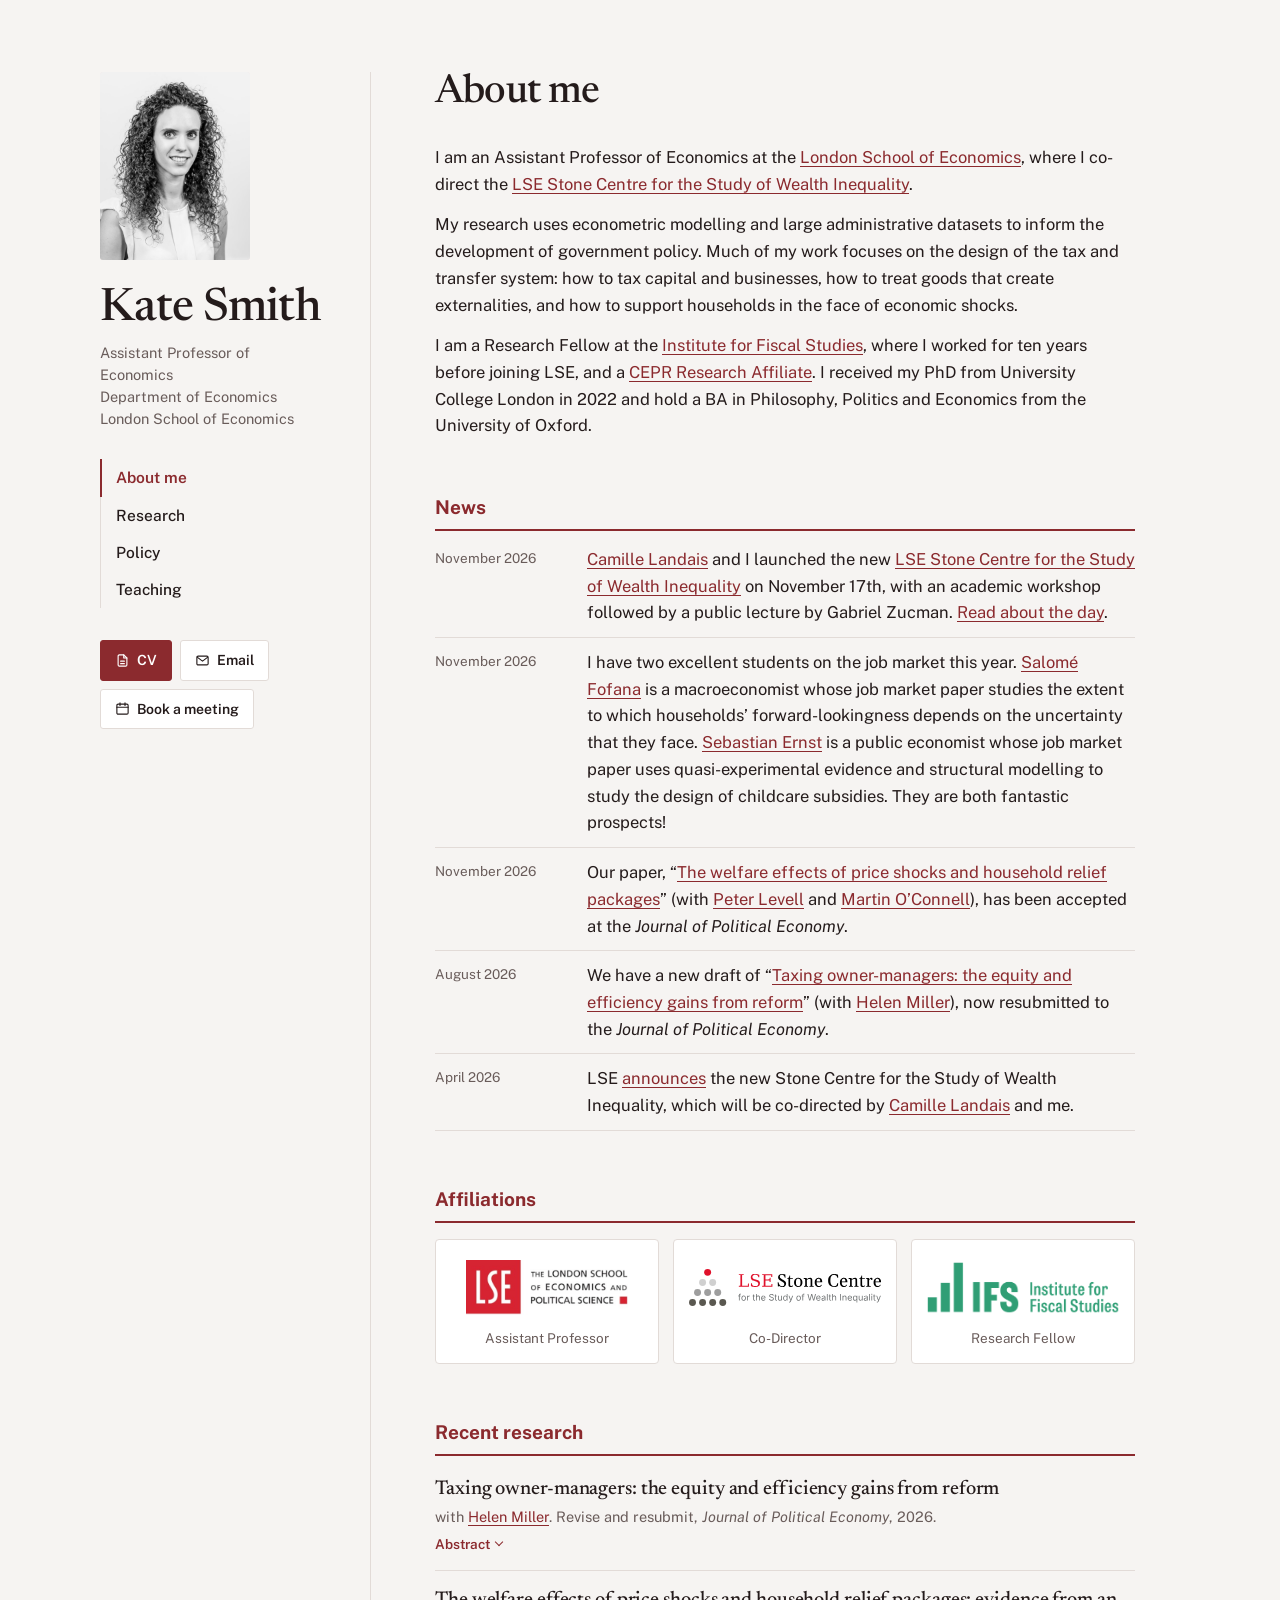
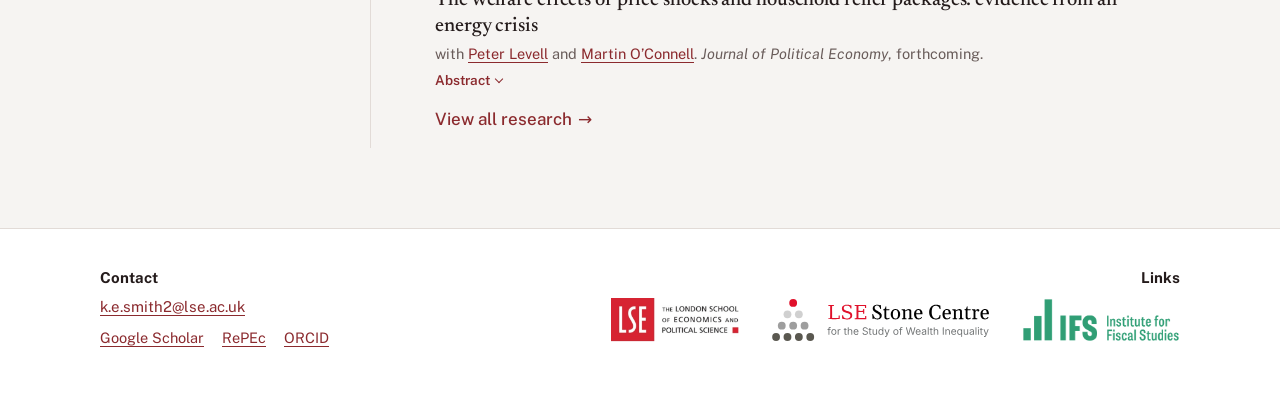
<file: index.html>
<!DOCTYPE html>
<html lang="en-GB" class="vA"><head>
<meta charset="utf-8">

<meta name="viewport" content="width=device-width, initial-scale=1, viewport-fit=cover">
<title>Kate Smith</title>
<meta name="description" content="Kate Smith is an Assistant Professor of Economics at the London School of Economics, co-director of the LSE Stone Centre, and a Research Fellow at the Institute for Fiscal Studies.">
<meta name="theme-color" content="#F6F4F2">
<link rel="canonical" href="https://katesmith.me/">
<link rel="icon" href="favicon.svg" type="image/svg+xml">
<meta property="og:type" content="website">
<meta property="og:site_name" content="Kate Smith">
<meta property="og:title" content="Kate Smith">
<meta property="og:description" content="Kate Smith is an Assistant Professor of Economics at the London School of Economics, co-director of the LSE Stone Centre, and a Research Fellow at the Institute for Fiscal Studies.">
<meta property="og:url" content="https://katesmith.me/">
<meta property="og:image" content="https://katesmith.me/wp-content/uploads/2013/09/ifsp_024.jpg">
<meta name="twitter:card" content="summary">
<link rel="stylesheet" href="assets/site.css">
<link rel="preconnect" href="https://fonts.googleapis.com">
<link rel="preconnect" href="https://fonts.gstatic.com" crossorigin="">
<link href="https://fonts.googleapis.com/css2?family=Newsreader:ital,opsz,wght@0,6..72,400;0,6..72,500;1,6..72,400&amp;family=Public+Sans:ital,wght@0,400;0,500;0,600;0,700;1,400&amp;display=swap" rel="stylesheet">

</head>
<body>

<div id="app"><div class="va page-home">
  <aside class="va-side">
    <img class="va-portrait" src="wp-content/uploads/2013/09/ifsp_024.jpg" alt="Kate Smith">
    <p class="va-name"><a href="./">Kate Smith</a></p>
    <p class="va-role">Assistant Professor of Economics<br>Department of Economics<br>London School of Economics</p>
    <nav class="va-nav" aria-label="Site">
      <a href="./" data-page="home" aria-current="page">About me</a><a href="research/" data-page="research">Research</a><a href="policy/" data-page="policy">Policy</a><a href="teaching/" data-page="teaching">Teaching</a>
    </nav>
    <div class="va-actions">
      <a class="va-btn primary" href="https://www.dropbox.com/scl/fi/2sx51ne8oxvomlgno3qdt/CV_KSmith.pdf?rlkey=33ikx7h8c22lcuieb03z72zxr&amp;st=sshk4lo8&amp;dl=0" target="_blank" rel="noopener"><svg viewBox="0 0 24 24" aria-hidden="true"><path d="M14 3H7a2 2 0 0 0-2 2v14a2 2 0 0 0 2 2h10a2 2 0 0 0 2-2V8z"></path><path d="M14 3v5h5M9 13h6M9 17h6"></path></svg>CV</a>
      <a class="va-btn" href="mailto:k.e.smith2@lse.ac.uk"><svg viewBox="0 0 24 24" aria-hidden="true"><rect x="3" y="5" width="18" height="14" rx="2"></rect><path d="m4 7 8 6 8-6"></path></svg>Email</a>
      <a class="va-btn" href="https://calendly.com/katesmith_meetings" target="_blank" rel="noopener"><svg viewBox="0 0 24 24" aria-hidden="true"><rect x="3" y="5" width="18" height="16" rx="2"></rect><path d="M3 10h18M8 3v4M16 3v4"></path></svg>Book a meeting</a>
    </div>
  </aside>
  <main class="va-main" id="main"><h1 class="va-ptitle">About me</h1>
    <section><p>I am an Assistant Professor of Economics at the <a href="https://www.lse.ac.uk/economics/people/faculty/kate-smith" target="_blank" rel="noopener">London School of Economics</a>, where I co-direct the <a href="https://www.stone-centre-lse.com/" target="_blank" rel="noopener">LSE Stone Centre for the Study of Wealth Inequality</a>.</p><p>My research uses econometric modelling and large administrative datasets to inform the development of government policy. Much of my work focuses on the design of the tax and transfer system: how to tax capital and businesses, how to treat goods that create externalities, and how to support households in the face of economic shocks.</p><p>I am a Research Fellow at the <a href="https://ifs.org.uk/people/kate-smith" target="_blank" rel="noopener">Institute for Fiscal Studies</a>, where I worked for ten years before joining LSE, and a <a href="https://cepr.org/about/people/kate-smith" target="_blank" rel="noopener">CEPR Research Affiliate</a>. I received my PhD from University College London in 2022 and hold a BA in Philosophy, Politics and Economics from the University of Oxford.</p></section>
    <section><h2>News</h2><ul class="va-news"><li><span class="d">November 2026</span><span><a href="https://www.camillelandais.com/" target="_blank" rel="noopener">Camille Landais</a> and I launched the new <a href="https://www.stone-centre-lse.com/" target="_blank" rel="noopener">LSE Stone Centre for the Study of Wealth Inequality</a> on November 17th, with an academic workshop followed by a public lecture by Gabriel Zucman. <a href="https://www.stone-centre-lse.com/#launch" target="_blank" rel="noopener">Read about the day</a>.</span></li><li><span class="d">November 2026</span><span>I have two excellent students on the job market this year. <a href="https://www.salomefofana.com/" target="_blank" rel="noopener">Salomé Fofana</a> is a macroeconomist whose job market paper studies the extent to which households’ forward-lookingness depends on the uncertainty that they face. <a href="https://seb-ernst.github.io/" target="_blank" rel="noopener">Sebastian Ernst</a> is a public economist whose job market paper uses quasi-experimental evidence and structural modelling to study the design of childcare subsidies. They are both fantastic prospects!</span></li><li><span class="d">November 2026</span><span>Our paper, “<a href="https://doi.org/10.1086/744933" target="_blank" rel="noopener">The welfare effects of price shocks and household relief packages</a>” (with <a href="https://sites.google.com/view/peter-levell/home" target="_blank" rel="noopener">Peter Levell</a> and <a href="https://sites.google.com/site/drmartinoconnell/home" target="_blank" rel="noopener">Martin O’Connell</a>), has been accepted at the <i>Journal of Political Economy</i>.</span></li><li><span class="d">August 2026</span><span>We have a new draft of “<a href="wp-content/uploads/2026/08/smithmiller2026.pdf" target="_blank" rel="noopener">Taxing owner-managers: the equity and efficiency gains from reform</a>” (with <a href="https://ifs.org.uk/people/helen-miller" target="_blank" rel="noopener">Helen Miller</a>), now resubmitted to the <i>Journal of Political Economy</i>.</span></li><li><span class="d">April 2026</span><span>LSE <a href="https://www.lse.ac.uk/news/latest-news-from-lse/lse-announces-stone-centre-for-study-of-wealth-inequality" target="_blank" rel="noopener">announces</a> the new Stone Centre for the Study of Wealth Inequality, which will be co-directed by <a href="https://www.camillelandais.com/" target="_blank" rel="noopener">Camille Landais</a> and me.</span></li></ul></section>
    <section><h2>Affiliations</h2><ul class="va-affil"><li><a href="https://www.lse.ac.uk/economics" aria-label="London School of Economics (Assistant Professor)" target="_blank" rel="noopener"><span class="logo"><img src="logos/lse.jpg" alt="London School of Economics"></span><span class="r">Assistant Professor</span></a></li><li><a href="https://www.stone-centre-lse.com/" aria-label="LSE Stone Centre (Co-Director)" target="_blank" rel="noopener"><span class="logo"><img src="logos/stone-centre.svg" alt="LSE Stone Centre"></span><span class="r">Co-Director</span></a></li><li><a href="https://ifs.org.uk/people/kate-smith" aria-label="Institute for Fiscal Studies (Research Fellow)" target="_blank" rel="noopener"><span class="logo"><img src="logos/ifs.png" alt="Institute for Fiscal Studies"></span><span class="r">Research Fellow</span></a></li></ul></section>
    <section class="va-recent"><h2>Recent research</h2><article class="paper" data-tags="taxation inequality firms entrepreneurship">
      <h4 class="p-title"><a href="wp-content/uploads/2026/08/smithmiller2026.pdf" target="_blank" rel="noopener">Taxing owner-managers: the equity and efficiency gains from reform</a></h4>
      <p class="p-meta">with <a href="https://ifs.org.uk/people/helen-miller" target="_blank" rel="noopener">Helen Miller</a>. Revise and resubmit, <i>Journal of Political Economy</i>, 2026.</p>
      
      
      <div class="p-actions"><button type="button" class="p-act" aria-expanded="false" aria-controls="p0-abs">Abstract<span class="chev" aria-hidden="true"></span></button></div>
      <div class="p-panel" id="p0-abs" hidden=""><p>We develop a dynamic model of business owner-managership to study the equity and efficiency effects of capital tax reforms. We model owner-managers’ choices in a rich tax environment, allowing for both real and shifting responses to tax. Increasing all capital tax rates by the same amount raises revenue progressively but comes at an efficiency cost. However, this ignores tax rate differentials and holds the tax base fixed—we show that relaxing these assumptions reveals the existence of implementable reforms that boost equity and efficiency. First, reducing the differentials between the tax rates on different types of capital return lowers income shifting and the associated distortions to the intertemporal allocation of resources. Second, further efficiency gains are achieved by reforming the tax base, which allows the policymaker to raise revenue from taxing inframarginal investments, while not discouraging marginal investments.</p></div>
  </article><article class="paper" data-tags="prices consumption inequality">
      <h4 class="p-title"><a href="https://doi.org/10.1086/744933" target="_blank" rel="noopener">The welfare effects of price shocks and household relief packages: evidence from an energy crisis</a></h4>
      <p class="p-meta">with <a href="https://sites.google.com/view/peter-levell/home" target="_blank" rel="noopener">Peter Levell</a> and <a href="https://sites.google.com/site/drmartinoconnell/home" target="_blank" rel="noopener">Martin O’Connell</a>. <i>Journal of Political Economy</i>, forthcoming.</p>
      
      
      <div class="p-actions"><button type="button" class="p-act" aria-expanded="false" aria-controls="p1-abs">Abstract<span class="chev" aria-hidden="true"></span></button></div>
      <div class="p-panel" id="p1-abs" hidden=""><p>Aggregate price shocks can lead to significant inequality in losses both across and within income groups. This creates a trade-off between supporting households through subsidies, which target those most affected but introduce inefficiencies, and transfers, which are less distortionary but harder to target precisely. We develop a framework to quantify this trade-off, using rich panel data on energy spending and income, alongside price and policy variation from the 2022-23 European Energy Crisis. We show that, in the absence of policy intervention, average household welfare losses would have been equivalent to 6% of income, with some households facing much larger losses. A combination of an energy price subsidy and universal transfers reduced both the mean and dispersion of household losses but incurred efficiency costs equivalent to 12% of the total funds spent on the relief package. Under a range of social preferences, better targeted transfers would have reduced the optimal subsidy rate, though not eliminated it entirely.</p></div>
  </article>
      <p class="va-more"><a class="va-btn-outline" href="research/">View all research <span class="arr" aria-hidden="true">→</span></a></p></section></main>
</div>
<footer class="foot"><div class="foot-in">
  <div class="foot-contact">
    <h2 class="foot-h">Contact</h2>
    <p><a href="mailto:k.e.smith2@lse.ac.uk">k.e.smith2@lse.ac.uk</a></p>
    <ul class="foot-profiles"><li><a href="https://scholar.google.com/citations?user=Jk-JDFUAAAAJ&amp;hl=en" target="_blank" rel="noopener">Google Scholar</a></li><li><a href="https://ideas.repec.org/e/psm177.html" target="_blank" rel="noopener">RePEc</a></li><li><a href="https://orcid.org/0000-0003-3229-0439" target="_blank" rel="noopener">ORCID</a></li></ul>
  </div>
  <div class="foot-links">
    <h2 class="foot-h">Links</h2>
    <ul class="foot-logos"><li><a href="https://www.lse.ac.uk/economics" aria-label="London School of Economics" target="_blank" rel="noopener"><img src="logos/lse.jpg" alt="London School of Economics"></a></li><li><a href="https://www.stone-centre-lse.com/" aria-label="LSE Stone Centre" target="_blank" rel="noopener"><img src="logos/stone-centre.svg" alt="LSE Stone Centre"></a></li><li><a href="https://ifs.org.uk/people/kate-smith" aria-label="Institute for Fiscal Studies" target="_blank" rel="noopener"><img src="logos/ifs.png" alt="Institute for Fiscal Studies"></a></li></ul>
  </div>
</div></footer></div>






<script src="assets/site.js" defer></script>
</body></html>
</file>
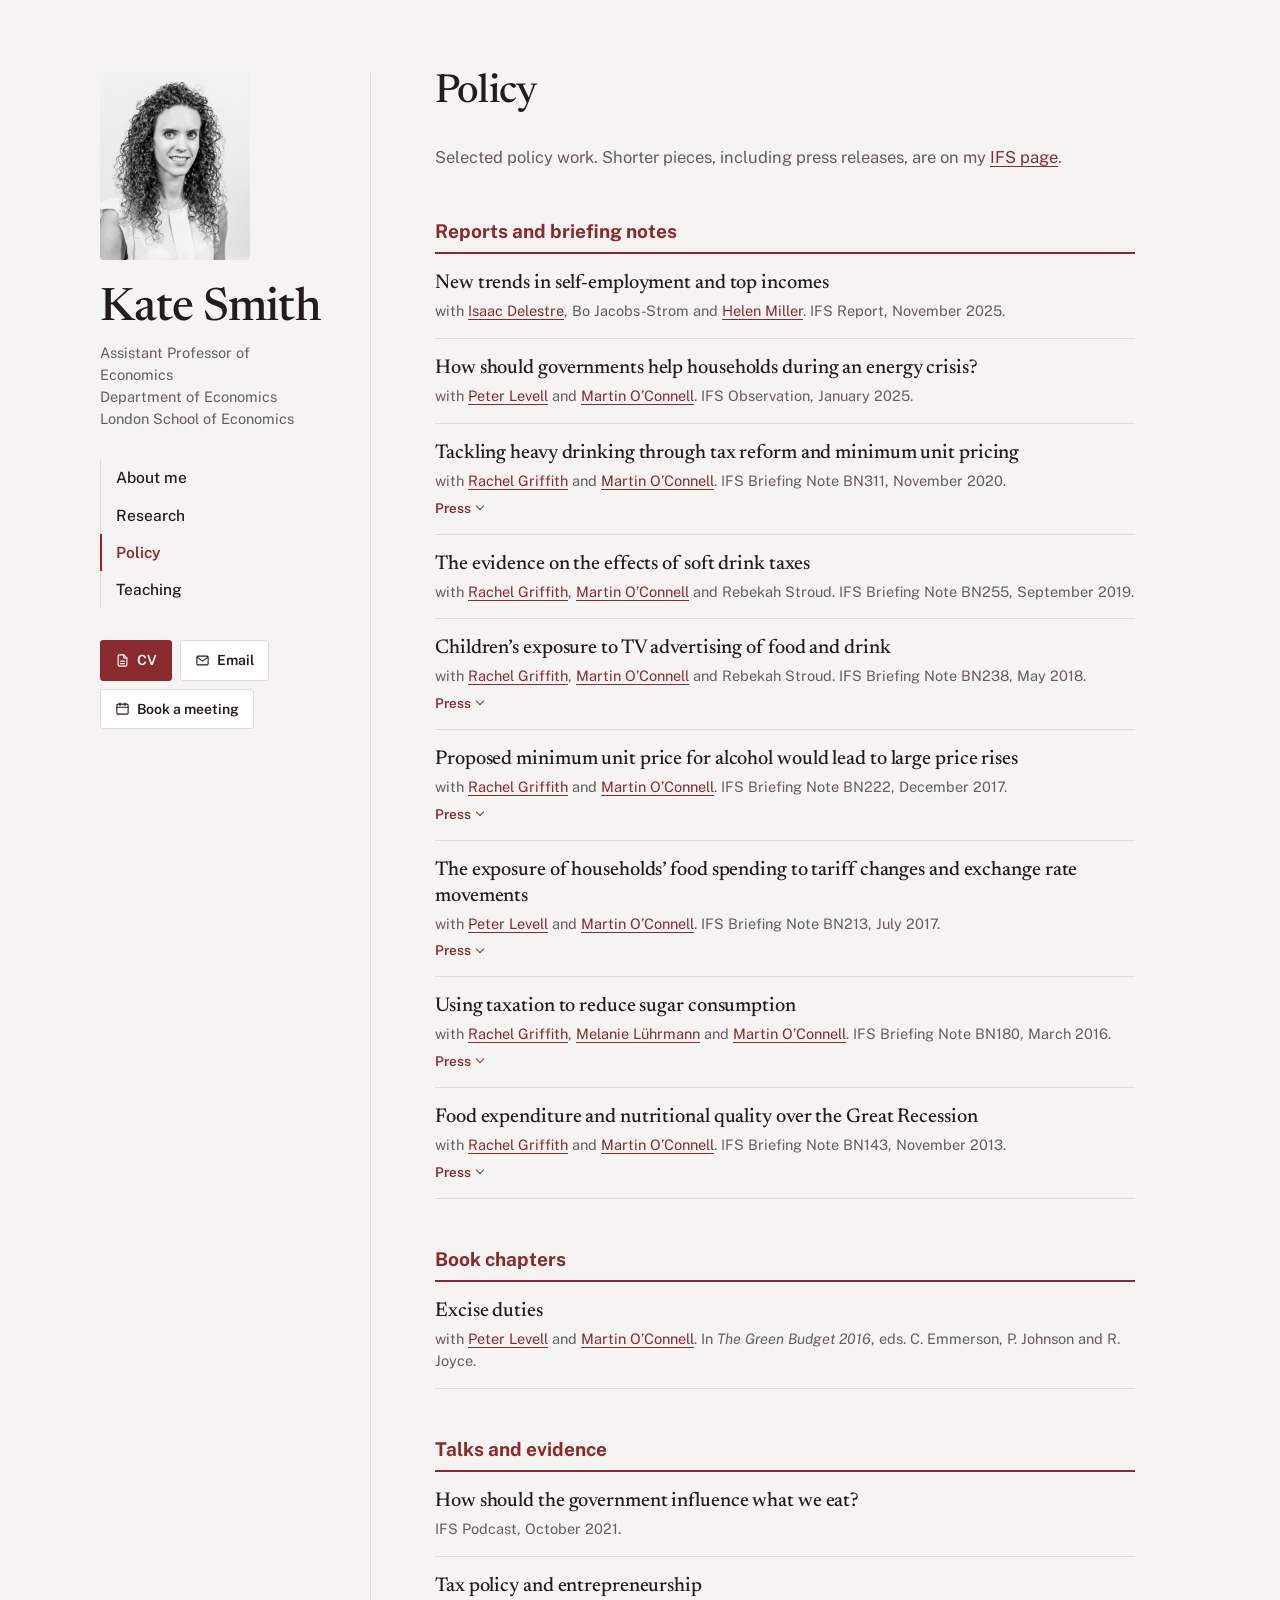
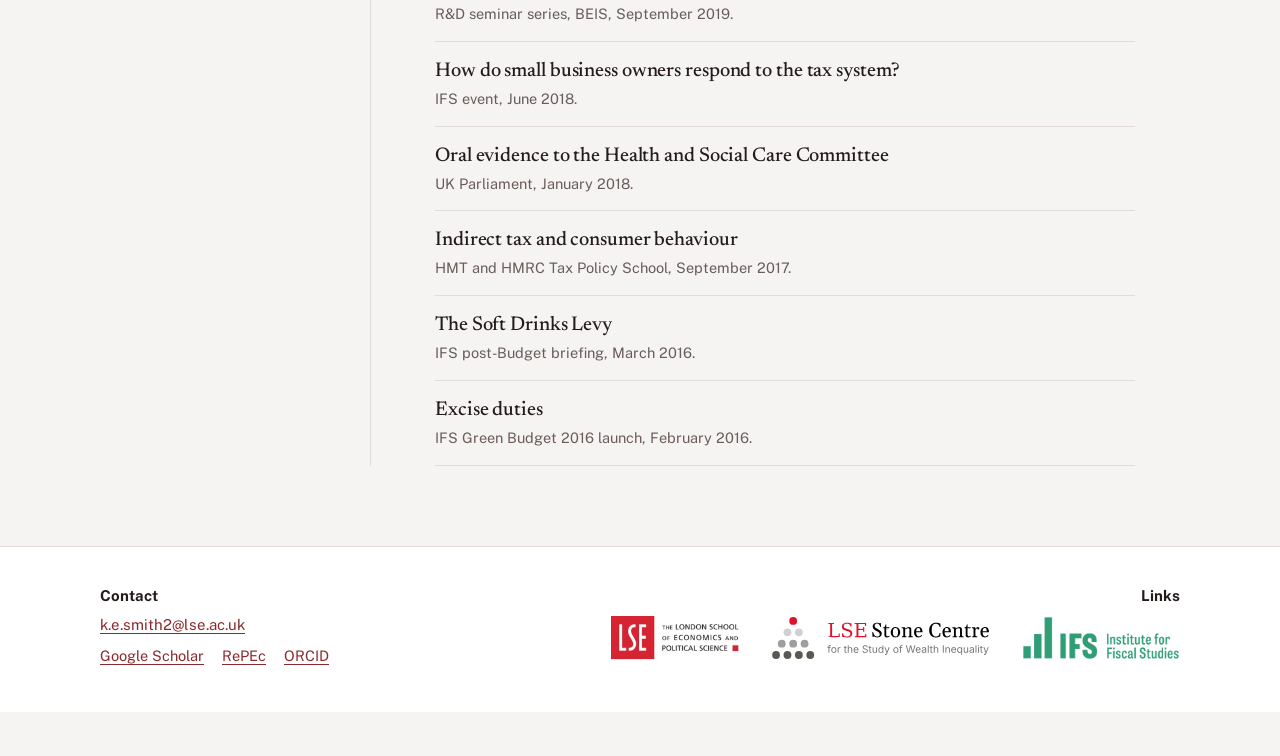
<file: 313-2/index.html>
<!DOCTYPE html>
<html lang="en-GB"><head><meta charset="utf-8"><title>Policy | Kate Smith</title>
<meta http-equiv="refresh" content="0; url=../policy/"><link rel="canonical" href="https://katesmith.me/policy/">
<meta name="robots" content="noindex"></head>
<body><p>This page has moved to <a href="../policy/">katesmith.me/policy</a>.</p></body></html>
</file>
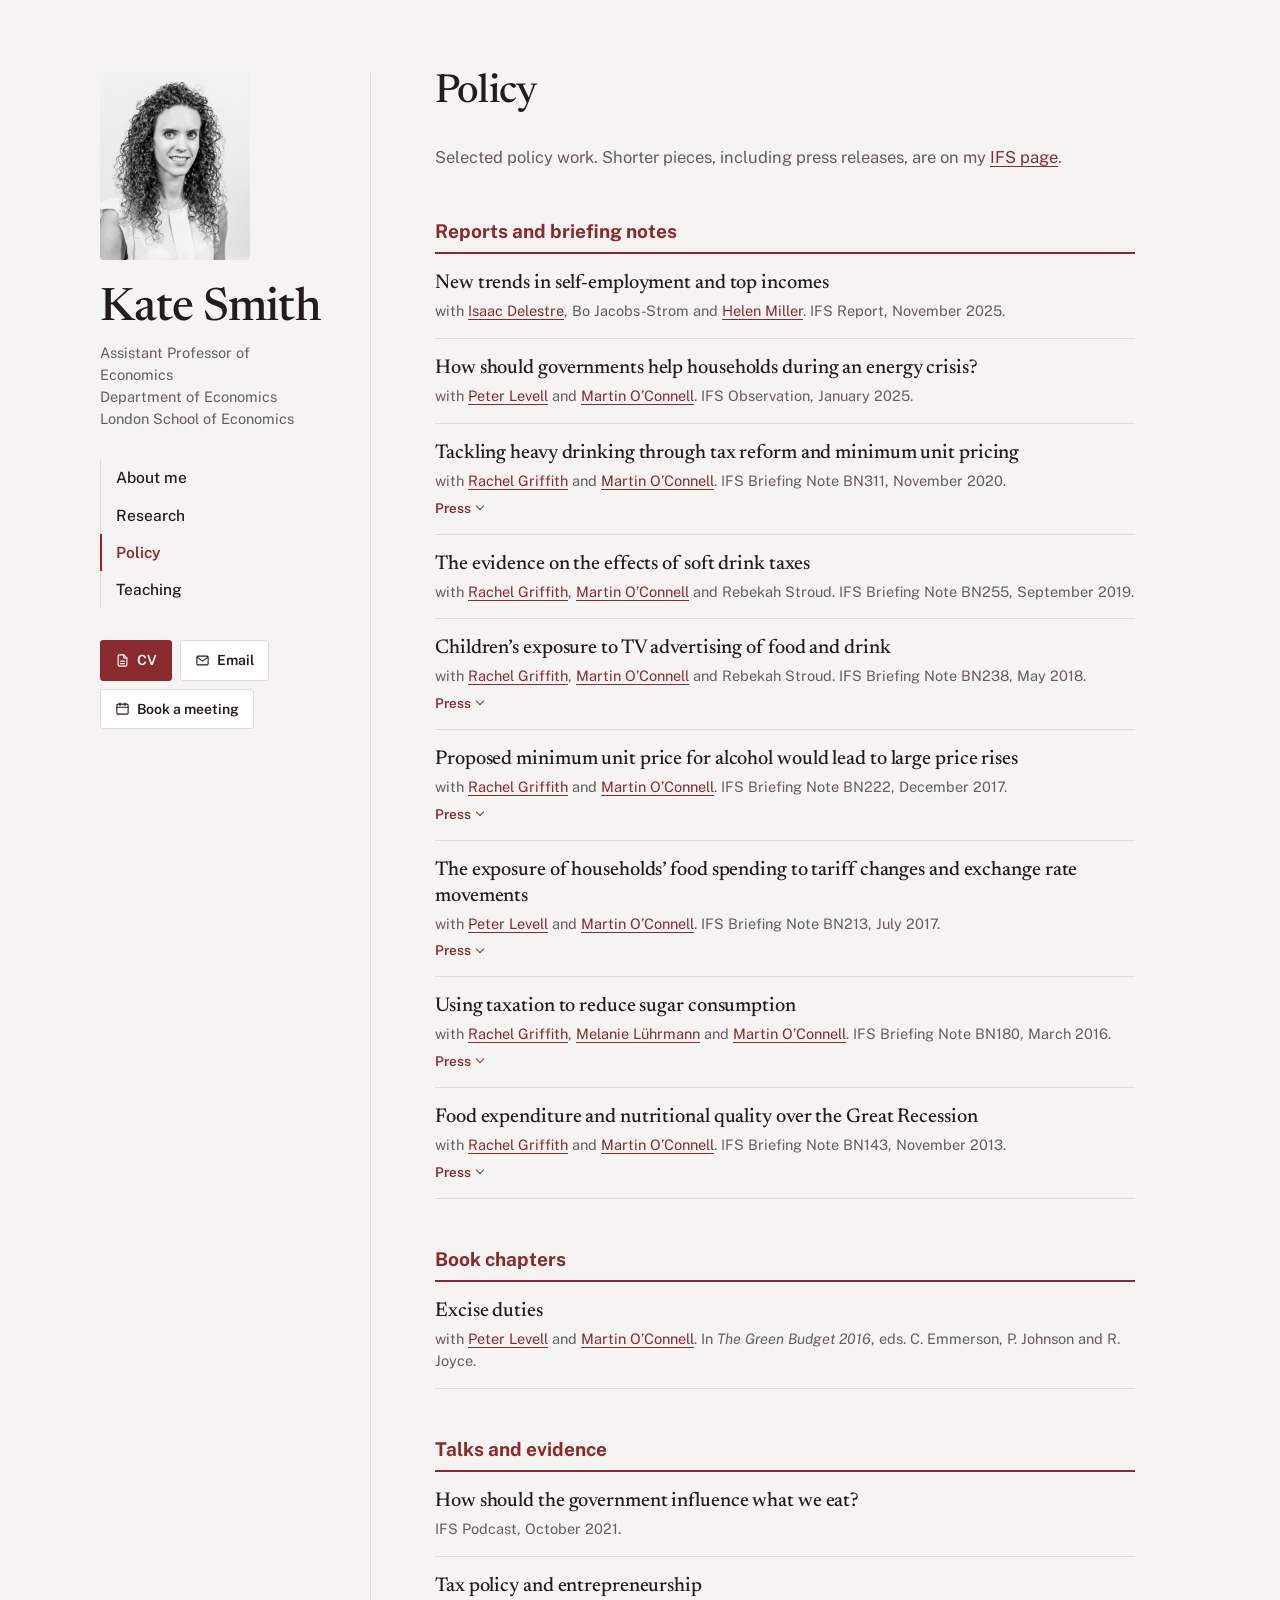
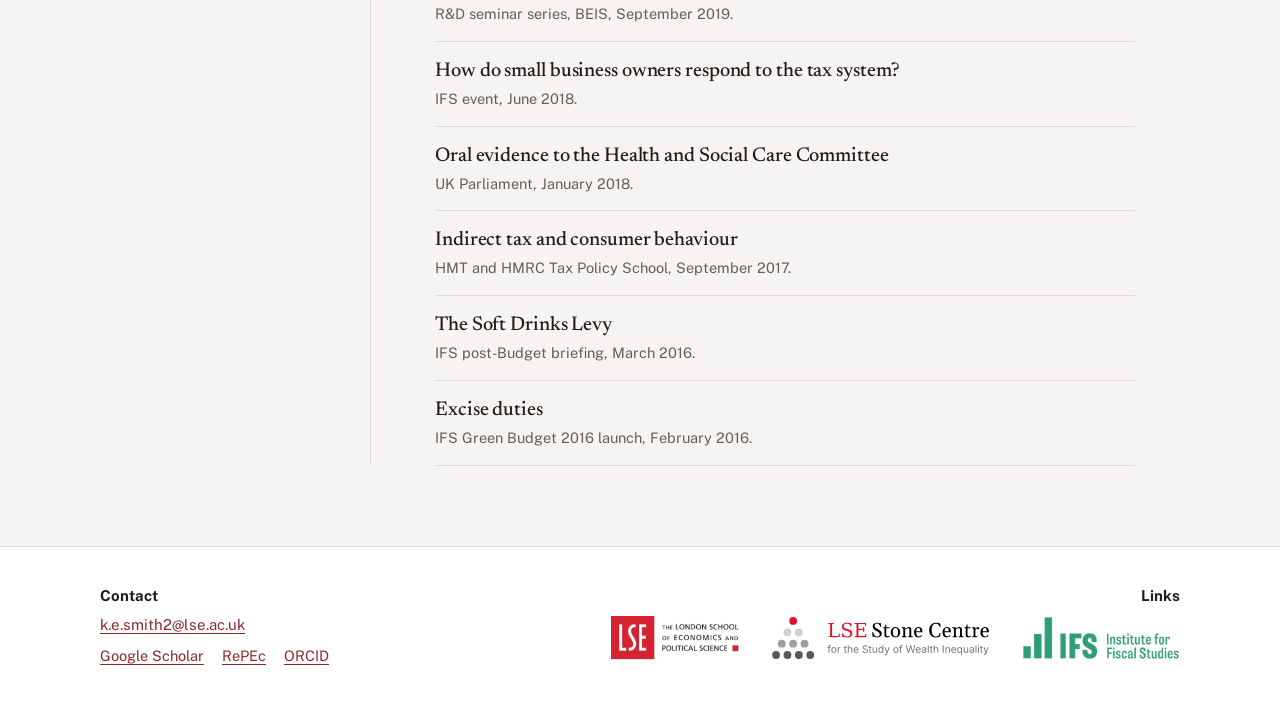
<file: policy/index.html>
<!DOCTYPE html>
<html lang="en-GB" class="vA"><head>
<meta charset="utf-8">

<meta name="viewport" content="width=device-width, initial-scale=1, viewport-fit=cover">
<title>Policy | Kate Smith</title>
<meta name="description" content="Policy reports, briefing notes, book chapters and talks by Kate Smith.">
<meta name="theme-color" content="#F6F4F2">
<link rel="canonical" href="https://katesmith.me/policy/">
<link rel="icon" href="../favicon.svg" type="image/svg+xml">
<meta property="og:type" content="website">
<meta property="og:site_name" content="Kate Smith">
<meta property="og:title" content="Policy | Kate Smith">
<meta property="og:description" content="Policy reports, briefing notes, book chapters and talks by Kate Smith.">
<meta property="og:url" content="https://katesmith.me/policy/">
<meta property="og:image" content="https://katesmith.me/wp-content/uploads/2013/09/ifsp_024.jpg">
<meta name="twitter:card" content="summary">
<link rel="stylesheet" href="../assets/site.css">
<link rel="preconnect" href="https://fonts.googleapis.com">
<link rel="preconnect" href="https://fonts.gstatic.com" crossorigin="">
<link href="https://fonts.googleapis.com/css2?family=Newsreader:ital,opsz,wght@0,6..72,400;0,6..72,500;1,6..72,400&amp;family=Public+Sans:ital,wght@0,400;0,500;0,600;0,700;1,400&amp;display=swap" rel="stylesheet">

</head>
<body>

<div id="app"><div class="va page-policy">
  <aside class="va-side">
    <img class="va-portrait" src="../wp-content/uploads/2013/09/ifsp_024.jpg" alt="Kate Smith">
    <p class="va-name"><a href="../">Kate Smith</a></p>
    <p class="va-role">Assistant Professor of Economics<br>Department of Economics<br>London School of Economics</p>
    <nav class="va-nav" aria-label="Site">
      <a href="../" data-page="home">About me</a><a href="../research/" data-page="research">Research</a><a href="../policy/" data-page="policy" aria-current="page">Policy</a><a href="../teaching/" data-page="teaching">Teaching</a>
    </nav>
    <div class="va-actions">
      <a class="va-btn primary" href="https://www.dropbox.com/scl/fi/2sx51ne8oxvomlgno3qdt/CV_KSmith.pdf?rlkey=33ikx7h8c22lcuieb03z72zxr&amp;st=sshk4lo8&amp;dl=0" target="_blank" rel="noopener"><svg viewBox="0 0 24 24" aria-hidden="true"><path d="M14 3H7a2 2 0 0 0-2 2v14a2 2 0 0 0 2 2h10a2 2 0 0 0 2-2V8z"></path><path d="M14 3v5h5M9 13h6M9 17h6"></path></svg>CV</a>
      <a class="va-btn" href="mailto:k.e.smith2@lse.ac.uk"><svg viewBox="0 0 24 24" aria-hidden="true"><rect x="3" y="5" width="18" height="14" rx="2"></rect><path d="m4 7 8 6 8-6"></path></svg>Email</a>
      <a class="va-btn" href="https://calendly.com/katesmith_meetings" target="_blank" rel="noopener"><svg viewBox="0 0 24 24" aria-hidden="true"><rect x="3" y="5" width="18" height="16" rx="2"></rect><path d="M3 10h18M8 3v4M16 3v4"></path></svg>Book a meeting</a>
    </div>
  </aside>
  <main class="va-main" id="main"><h1 class="va-ptitle">Policy</h1><p class="lede">Selected policy work. Shorter pieces, including press releases, are on my <a href="https://ifs.org.uk/people/kate-smith" target="_blank" rel="noopener">IFS page</a>.</p>
    <h3>Reports and briefing notes</h3><article class="paper" data-tags="">
      <h4 class="p-title"><a href="https://ifs.org.uk/publications/new-trends-self-employment-and-top-incomes" target="_blank" rel="noopener">New trends in self-employment and top incomes</a></h4>
      <p class="p-meta">with <a href="https://ifs.org.uk/people/isaac-delestre" target="_blank" rel="noopener">Isaac Delestre</a>, Bo Jacobs-Strom and <a href="https://ifs.org.uk/people/helen-miller" target="_blank" rel="noopener">Helen Miller</a>. IFS Report, November 2025.</p>
      
      
      
      
  </article>
<article class="paper" data-tags="">
      <h4 class="p-title"><a href="https://ifs.org.uk/articles/how-should-governments-help-households-during-energy-crisis" target="_blank" rel="noopener">How should governments help households during an energy crisis?</a></h4>
      <p class="p-meta">with <a href="https://sites.google.com/view/peter-levell/home" target="_blank" rel="noopener">Peter Levell</a> and <a href="https://sites.google.com/site/drmartinoconnell/home" target="_blank" rel="noopener">Martin O’Connell</a>. IFS Observation, January 2025.</p>
      
      
      
      
  </article><article class="paper" data-tags="">
      <h4 class="p-title"><a href="https://www.ifs.org.uk/publications/15183" target="_blank" rel="noopener">Tackling heavy drinking through tax reform and minimum unit pricing</a></h4>
      <p class="p-meta">with <a href="https://www.rachelgriffith.org/" target="_blank" rel="noopener">Rachel Griffith</a> and <a href="https://sites.google.com/site/drmartinoconnell/home" target="_blank" rel="noopener">Martin O’Connell</a>. IFS Briefing Note BN311, November 2020.</p>
      
      
      <div class="p-actions"><button type="button" class="p-act" aria-expanded="false" aria-controls="r1-press">Press<span class="chev" aria-hidden="true"></span></button></div>
      <div class="p-panel" id="r1-press" hidden=""><ul class="p-press"><li><a href="https://www.thetimes.co.uk/article/alcohol-tax-reform-would-target-heavy-drinkers-fszl7cpgk" target="_blank" rel="noopener">The Times</a></li></ul></div>
  </article><article class="paper" data-tags="">
      <h4 class="p-title"><a href="https://www.ifs.org.uk/uploads/BN255-the-evidence-on-the-effects-of-soft-drink-taxes.pdf" target="_blank" rel="noopener">The evidence on the effects of soft drink taxes</a></h4>
      <p class="p-meta">with <a href="https://www.rachelgriffith.org/" target="_blank" rel="noopener">Rachel Griffith</a>, <a href="https://sites.google.com/site/drmartinoconnell/home" target="_blank" rel="noopener">Martin O’Connell</a> and Rebekah Stroud. IFS Briefing Note BN255, September 2019.</p>
      
      
      
      
  </article><article class="paper" data-tags="">
      <h4 class="p-title"><a href="https://www.ifs.org.uk/uploads/BN238.pdf" target="_blank" rel="noopener">Children’s exposure to TV advertising of food and drink</a></h4>
      <p class="p-meta">with <a href="https://www.rachelgriffith.org/" target="_blank" rel="noopener">Rachel Griffith</a>, <a href="https://sites.google.com/site/drmartinoconnell/home" target="_blank" rel="noopener">Martin O’Connell</a> and Rebekah Stroud. IFS Briefing Note BN238, May 2018.</p>
      
      
      <div class="p-actions"><button type="button" class="p-act" aria-expanded="false" aria-controls="r3-press">Press<span class="chev" aria-hidden="true"></span></button></div>
      <div class="p-panel" id="r3-press" hidden=""><ul class="p-press"><li><a href="https://nyti.ms/2OOEfSm" target="_blank" rel="noopener">New York Times</a></li><li><a href="https://www.ft.com/content/e5f07360-63f3-11e8-90c2-9563a0613e56" target="_blank" rel="noopener">Financial Times</a></li><li><a href="https://www.independent.co.uk/news/business/news/childhood-obesity-advertising-fast-food-salt-fat-sugar-institute-for-fiscal-studies-a8376341.html" target="_blank" rel="noopener">The Independent</a></li><li><a href="https://www.thetimes.co.uk/article/junk-food-advert-rules-fail-children-vplpxxn87" target="_blank" rel="noopener">The Times</a></li></ul></div>
  </article><article class="paper" data-tags="">
      <h4 class="p-title"><a href="https://www.ifs.org.uk/uploads/publications/bns/BN222.pdf" target="_blank" rel="noopener">Proposed minimum unit price for alcohol would lead to large price rises</a></h4>
      <p class="p-meta">with <a href="https://www.rachelgriffith.org/" target="_blank" rel="noopener">Rachel Griffith</a> and <a href="https://sites.google.com/site/drmartinoconnell/home" target="_blank" rel="noopener">Martin O’Connell</a>. IFS Briefing Note BN222, December 2017.</p>
      
      
      <div class="p-actions"><button type="button" class="p-act" aria-expanded="false" aria-controls="r4-press">Press<span class="chev" aria-hidden="true"></span></button></div>
      <div class="p-panel" id="r4-press" hidden=""><ul class="p-press"><li><a href="https://www.economist.com/blogs/graphicdetail/2018/05/daily-chart" target="_blank" rel="noopener">The Economist</a></li><li><a href="https://www.thetimes.co.uk/article/minimum-prices-to-hit-off-licences-8hfdgnrgj" target="_blank" rel="noopener">The Times</a></li><li><a href="https://www.bbc.co.uk/news/business-42362028" target="_blank" rel="noopener">BBC</a></li><li><a href="https://www.theguardian.com/society/2017/dec/15/minimum-alcohol-price-raise-cost-90-scotland-study-ifs" target="_blank" rel="noopener">The Guardian</a></li><li><a href="http://www.independent.co.uk/news/uk/home-news/scotland-alcohol-minimum-pricing-cost-cider-increase-ifs-50p-unit-a8112391.html" target="_blank" rel="noopener">The Independent</a></li></ul></div>
  </article><article class="paper" data-tags="">
      <h4 class="p-title"><a href="https://www.ifs.org.uk/uploads/publications/bns/BN213.pdf" target="_blank" rel="noopener">The exposure of households’ food spending to tariff changes and exchange rate movements</a></h4>
      <p class="p-meta">with <a href="https://sites.google.com/view/peter-levell/home" target="_blank" rel="noopener">Peter Levell</a> and <a href="https://sites.google.com/site/drmartinoconnell/home" target="_blank" rel="noopener">Martin O’Connell</a>. IFS Briefing Note BN213, July 2017.</p>
      
      
      <div class="p-actions"><button type="button" class="p-act" aria-expanded="false" aria-controls="r5-press">Press<span class="chev" aria-hidden="true"></span></button></div>
      <div class="p-panel" id="r5-press" hidden=""><ul class="p-press"><li><a href="https://www.independent.co.uk/news/business/news/brexit-latest-news-uk-households-food-prices-fluctuations-changes-fiscal-studies-ifs-uk-leave-eu-a7863491.html" target="_blank" rel="noopener">The Independent</a></li><li><a href="https://www.bloomberg.com/news/articles/2017-07-27/attention-britain-your-fruit-from-spain-is-going-to-get-pricey" target="_blank" rel="noopener">Bloomberg</a></li></ul></div>
  </article><article class="paper" data-tags="">
      <h4 class="p-title"><a href="https://www.ifs.org.uk/uploads/publications/bns/BN180.pdf" target="_blank" rel="noopener">Using taxation to reduce sugar consumption</a></h4>
      <p class="p-meta">with <a href="https://www.rachelgriffith.org/" target="_blank" rel="noopener">Rachel Griffith</a>, <a href="https://sites.google.com/site/melanieluhrmann/" target="_blank" rel="noopener">Melanie Lührmann</a> and <a href="https://sites.google.com/site/drmartinoconnell/home" target="_blank" rel="noopener">Martin O’Connell</a>. IFS Briefing Note BN180, March 2016.</p>
      
      
      <div class="p-actions"><button type="button" class="p-act" aria-expanded="false" aria-controls="r6-press">Press<span class="chev" aria-hidden="true"></span></button></div>
      <div class="p-panel" id="r6-press" hidden=""><ul class="p-press"><li><a href="https://www.bbc.co.uk/news/health-35894658" target="_blank" rel="noopener">BBC</a></li><li><a href="https://www.ft.com/content/8521da6e-ec5a-11e5-bb79-2303682345c8" target="_blank" rel="noopener">Financial Times</a></li><li><a href="https://www.independent.co.uk/life-style/health-and-families/health-news/sugar-tax-on-its-own-will-fail-to-combat-childhood-obesity-says-governments-own-health-department-a6937046.html" target="_blank" rel="noopener">The Independent</a></li></ul></div>
  </article><article class="paper" data-tags="">
      <h4 class="p-title"><a href="https://www.ifs.org.uk/bns/bn143.pdf" target="_blank" rel="noopener">Food expenditure and nutritional quality over the Great Recession</a></h4>
      <p class="p-meta">with <a href="https://www.rachelgriffith.org/" target="_blank" rel="noopener">Rachel Griffith</a> and <a href="https://sites.google.com/site/drmartinoconnell/home" target="_blank" rel="noopener">Martin O’Connell</a>. IFS Briefing Note BN143, November 2013.</p>
      
      
      <div class="p-actions"><button type="button" class="p-act" aria-expanded="false" aria-controls="r7-press">Press<span class="chev" aria-hidden="true"></span></button></div>
      <div class="p-panel" id="r7-press" hidden=""><ul class="p-press"><li><a href="https://www.bbc.co.uk/news/health-24773201" target="_blank" rel="noopener">BBC</a></li><li><a href="https://www.theguardian.com/lifeandstyle/2013/nov/04/british-eating-habits-troubling-trends-surveys" target="_blank" rel="noopener">The Guardian</a></li></ul></div>
  </article>
    <h3>Book chapters</h3><article class="paper" data-tags="">
      <h4 class="p-title"><a href="http://www.ifs.org.uk/uploads/gb/gb2016/gb2016ch9.pdf" target="_blank" rel="noopener">Excise duties</a></h4>
      <p class="p-meta">with <a href="https://sites.google.com/view/peter-levell/home" target="_blank" rel="noopener">Peter Levell</a> and <a href="https://sites.google.com/site/drmartinoconnell/home" target="_blank" rel="noopener">Martin O’Connell</a>. In <i>The Green Budget 2016</i>, eds. C. Emmerson, P. Johnson and R. Joyce.</p>
      
      
      
      
  </article>
    <h3>Talks and evidence</h3><article class="paper" data-tags="">
      <h4 class="p-title"><a href="https://ifs.org.uk/podcast/how-should-the-government-influence-what-we-eat" target="_blank" rel="noopener">How should the government influence what we eat?</a></h4>
      <p class="p-meta">IFS Podcast, October 2021.</p>
      
      
      
      
  </article><article class="paper" data-tags="">
      <h4 class="p-title"><a href="../wp-content/uploads/2019/09/smith.beis_.2019.pdf" target="_blank" rel="noopener">Tax policy and entrepreneurship</a></h4>
      <p class="p-meta">R&amp;D seminar series, BEIS, September 2019.</p>
      
      
      
      
  </article><article class="paper" data-tags="">
      <h4 class="p-title"><a href="../wp-content/uploads/2018/06/entreevent-tax-response-online.pdf" target="_blank" rel="noopener">How do small business owners respond to the tax system?</a></h4>
      <p class="p-meta">IFS event, June 2018.</p>
      
      
      
      
  </article><article class="paper" data-tags="">
      <h4 class="p-title"><a href="http://parliamentlive.tv/event/index/8bc6a3e5-affe-4a2e-92ed-d3bd54cce418" target="_blank" rel="noopener">Oral evidence to the Health and Social Care Committee</a></h4>
      <p class="p-meta">UK Parliament, January 2018.</p>
      
      
      
      
  </article><article class="paper" data-tags="">
      <h4 class="p-title"><a href="../wp-content/uploads/2018/03/hmttaxschool.pdf" target="_blank" rel="noopener">Indirect tax and consumer behaviour</a></h4>
      <p class="p-meta">HMT and HMRC Tax Policy School, September 2017.</p>
      
      
      
      
  </article><article class="paper" data-tags="">
      <h4 class="p-title"><a href="https://www.ifs.org.uk/publications/8203" target="_blank" rel="noopener">The Soft Drinks Levy</a></h4>
      <p class="p-meta">IFS post-Budget briefing, March 2016.</p>
      
      
      
      
  </article><article class="paper" data-tags="">
      <h4 class="p-title"><a href="https://www.ifs.org.uk/publications/8150" target="_blank" rel="noopener">Excise duties</a></h4>
      <p class="p-meta">IFS Green Budget 2016 launch, February 2016.</p>
      
      
      
      
  </article></main>
</div>
<footer class="foot"><div class="foot-in">
  <div class="foot-contact">
    <h2 class="foot-h">Contact</h2>
    <p><a href="mailto:k.e.smith2@lse.ac.uk">k.e.smith2@lse.ac.uk</a></p>
    <ul class="foot-profiles"><li><a href="https://scholar.google.com/citations?user=Jk-JDFUAAAAJ&amp;hl=en" target="_blank" rel="noopener">Google Scholar</a></li><li><a href="https://ideas.repec.org/e/psm177.html" target="_blank" rel="noopener">RePEc</a></li><li><a href="https://orcid.org/0000-0003-3229-0439" target="_blank" rel="noopener">ORCID</a></li></ul>
  </div>
  <div class="foot-links">
    <h2 class="foot-h">Links</h2>
    <ul class="foot-logos"><li><a href="https://www.lse.ac.uk/economics" aria-label="London School of Economics" target="_blank" rel="noopener"><img src="../logos/lse.jpg" alt="London School of Economics"></a></li><li><a href="https://www.stone-centre-lse.com/" aria-label="LSE Stone Centre" target="_blank" rel="noopener"><img src="../logos/stone-centre.svg" alt="LSE Stone Centre"></a></li><li><a href="https://ifs.org.uk/people/kate-smith" aria-label="Institute for Fiscal Studies" target="_blank" rel="noopener"><img src="../logos/ifs.png" alt="Institute for Fiscal Studies"></a></li></ul>
  </div>
</div></footer></div>






<script src="../assets/site.js" defer></script>
</body></html>
</file>
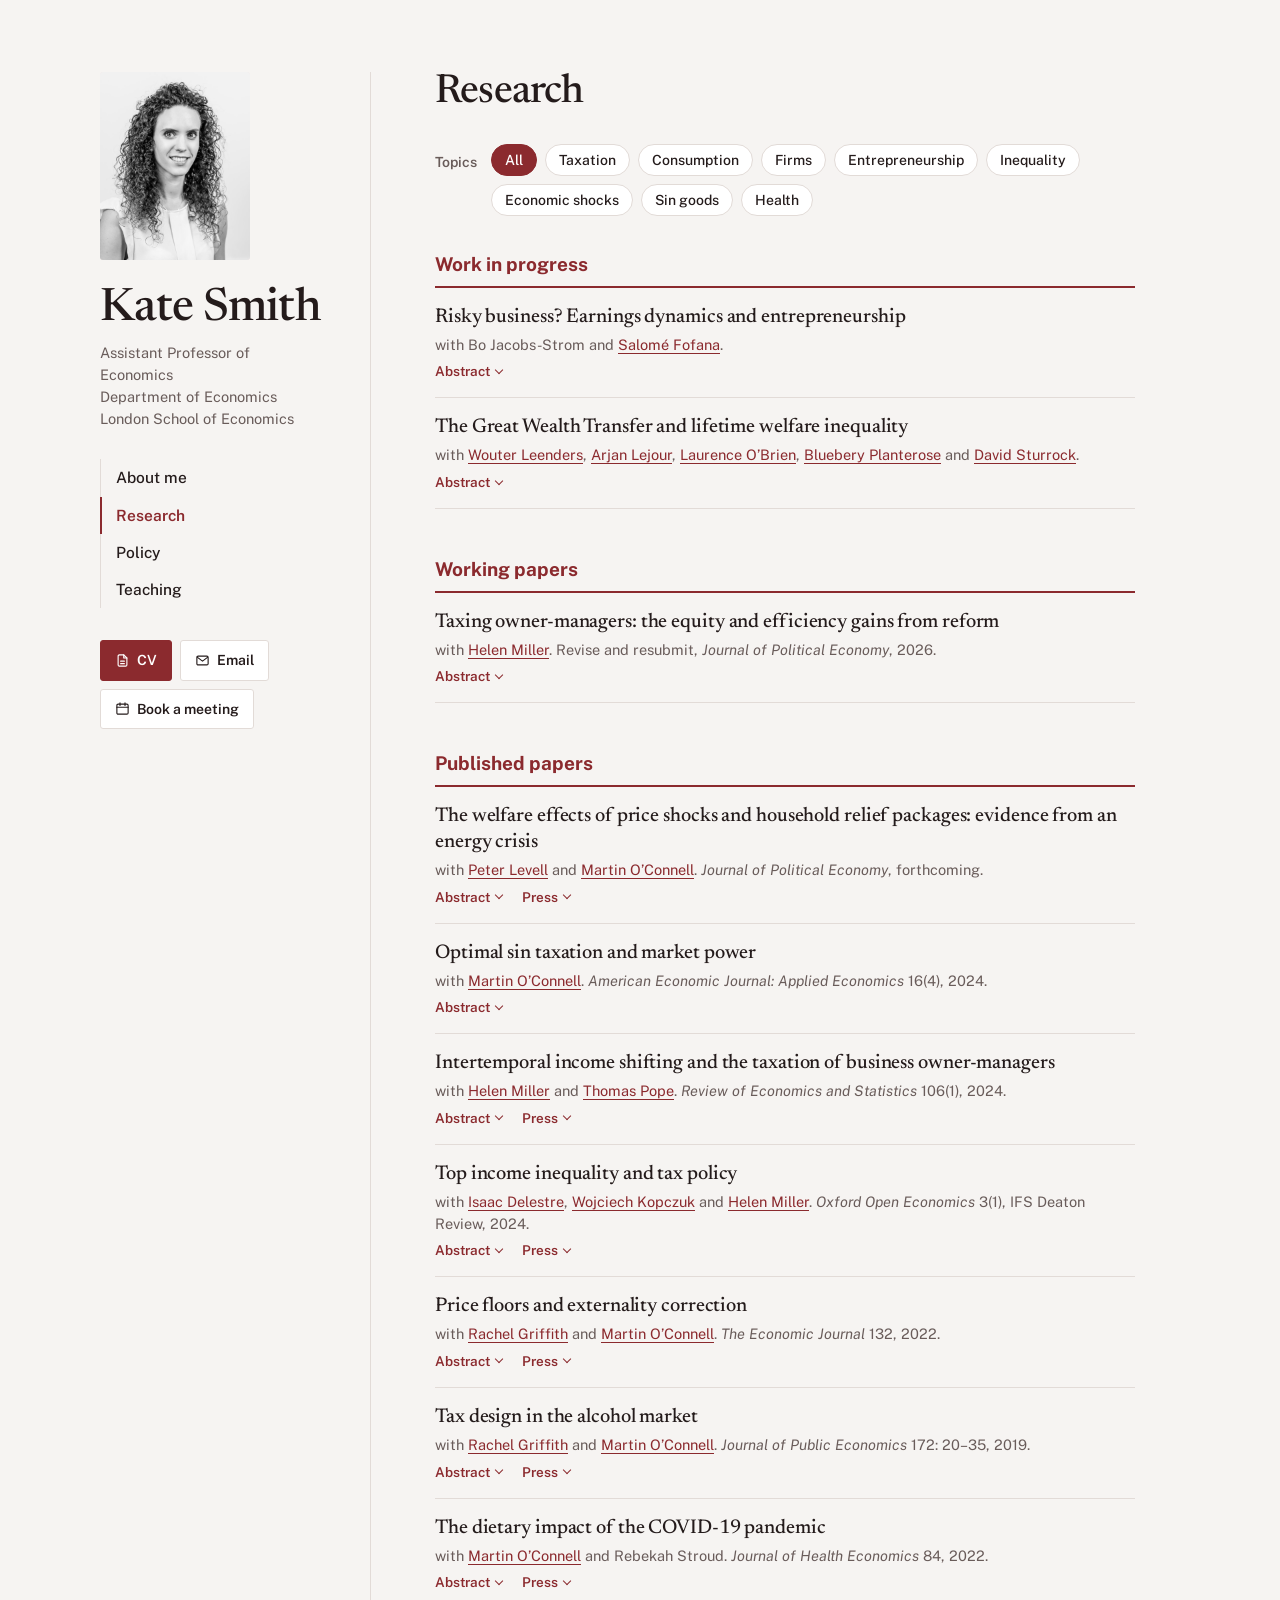
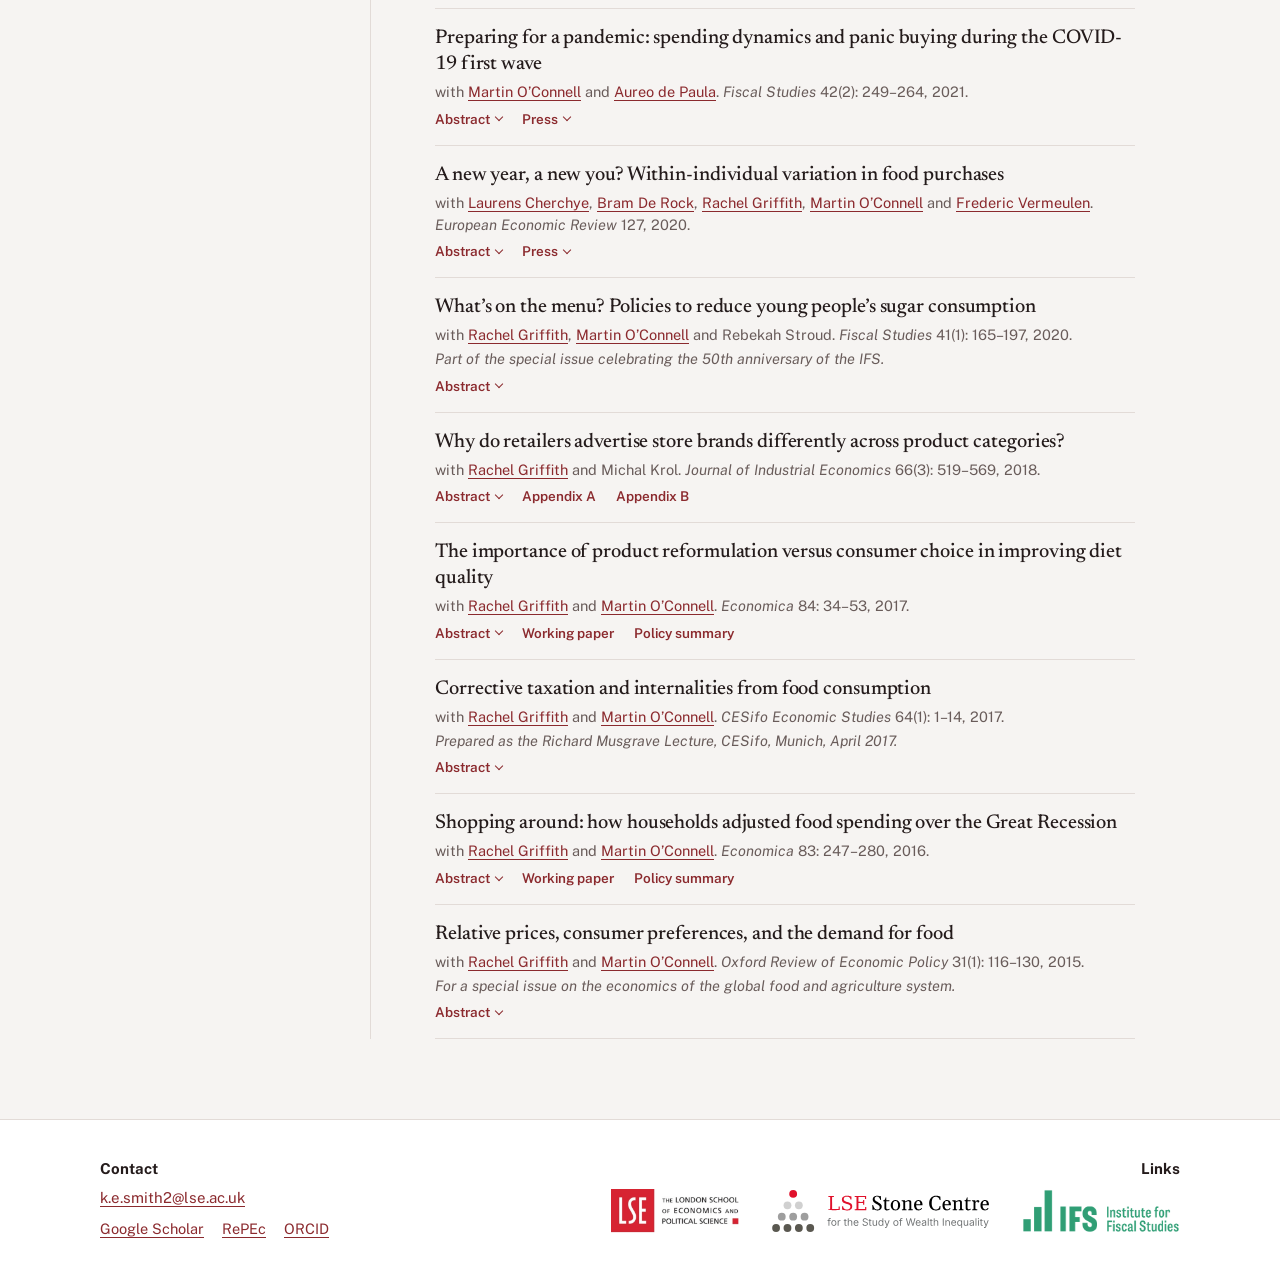
<file: research/index.html>
<!DOCTYPE html>
<html lang="en-GB" class="vA"><head>
<meta charset="utf-8">

<meta name="viewport" content="width=device-width, initial-scale=1, viewport-fit=cover">
<title>Research | Kate Smith</title>
<meta name="description" content="Research papers by Kate Smith on taxation, consumption, sin goods, economic shocks, inequality, health and firms.">
<meta name="theme-color" content="#F6F4F2">
<link rel="canonical" href="https://katesmith.me/research/">
<link rel="icon" href="../favicon.svg" type="image/svg+xml">
<meta property="og:type" content="website">
<meta property="og:site_name" content="Kate Smith">
<meta property="og:title" content="Research | Kate Smith">
<meta property="og:description" content="Research papers by Kate Smith on taxation, consumption, sin goods, economic shocks, inequality, health and firms.">
<meta property="og:url" content="https://katesmith.me/research/">
<meta property="og:image" content="https://katesmith.me/wp-content/uploads/2013/09/ifsp_024.jpg">
<meta name="twitter:card" content="summary">
<link rel="stylesheet" href="../assets/site.css">
<link rel="preconnect" href="https://fonts.googleapis.com">
<link rel="preconnect" href="https://fonts.gstatic.com" crossorigin="">
<link href="https://fonts.googleapis.com/css2?family=Newsreader:ital,opsz,wght@0,6..72,400;0,6..72,500;1,6..72,400&amp;family=Public+Sans:ital,wght@0,400;0,500;0,600;0,700;1,400&amp;display=swap" rel="stylesheet">

</head>
<body>

<div id="app"><div class="va page-research">
  <aside class="va-side">
    <img class="va-portrait" src="../wp-content/uploads/2013/09/ifsp_024.jpg" alt="Kate Smith">
    <p class="va-name"><a href="../">Kate Smith</a></p>
    <p class="va-role">Assistant Professor of Economics<br>Department of Economics<br>London School of Economics</p>
    <nav class="va-nav" aria-label="Site">
      <a href="../" data-page="home">About me</a><a href="../research/" data-page="research" aria-current="page">Research</a><a href="../policy/" data-page="policy">Policy</a><a href="../teaching/" data-page="teaching">Teaching</a>
    </nav>
    <div class="va-actions">
      <a class="va-btn primary" href="https://www.dropbox.com/scl/fi/2sx51ne8oxvomlgno3qdt/CV_KSmith.pdf?rlkey=33ikx7h8c22lcuieb03z72zxr&amp;st=sshk4lo8&amp;dl=0" target="_blank" rel="noopener"><svg viewBox="0 0 24 24" aria-hidden="true"><path d="M14 3H7a2 2 0 0 0-2 2v14a2 2 0 0 0 2 2h10a2 2 0 0 0 2-2V8z"></path><path d="M14 3v5h5M9 13h6M9 17h6"></path></svg>CV</a>
      <a class="va-btn" href="mailto:k.e.smith2@lse.ac.uk"><svg viewBox="0 0 24 24" aria-hidden="true"><rect x="3" y="5" width="18" height="14" rx="2"></rect><path d="m4 7 8 6 8-6"></path></svg>Email</a>
      <a class="va-btn" href="https://calendly.com/katesmith_meetings" target="_blank" rel="noopener"><svg viewBox="0 0 24 24" aria-hidden="true"><rect x="3" y="5" width="18" height="16" rx="2"></rect><path d="M3 10h18M8 3v4M16 3v4"></path></svg>Book a meeting</a>
    </div>
  </aside>
  <main class="va-main" id="main"><h1 class="va-ptitle">Research</h1>
      <div class="va-topics"><span class="va-topics-label" id="topics-label">Topics</span><div class="va-chips" role="group" aria-labelledby="topics-label"><button type="button" data-tag="all" aria-pressed="true">All</button><button type="button" data-tag="taxation" aria-pressed="false">Taxation</button><button type="button" data-tag="consumption" aria-pressed="false">Consumption</button><button type="button" data-tag="firms" aria-pressed="false">Firms</button><button type="button" data-tag="entrepreneurship" aria-pressed="false">Entrepreneurship</button><button type="button" data-tag="inequality" aria-pressed="false">Inequality</button><button type="button" data-tag="prices" aria-pressed="false">Economic shocks</button><button type="button" data-tag="sin" aria-pressed="false">Sin goods</button><button type="button" data-tag="health" aria-pressed="false">Health</button></div></div>
      <div class="va-papers"><div class="rgroup" data-group="wip">
    <h3>Work in progress</h3>
    <article class="paper" data-tags="taxation firms entrepreneurship">
      <h4 class="p-title">Risky business? Earnings dynamics and entrepreneurship</h4>
      <p class="p-meta">with Bo Jacobs-Strom and <a href="https://www.salomefofana.com/" target="_blank" rel="noopener">Salomé Fofana</a>.</p>
      
      
      <div class="p-actions"><button type="button" class="p-act" aria-expanded="false" aria-controls="p16-abs">Abstract<span class="chev" aria-hidden="true"></span></button></div>
      <div class="p-panel" id="p16-abs" hidden=""><p>To what extent do the risks of starting and running a business deter entrepreneurial activity? Individuals face a variety of risks when starting a business - a key one is the difference in earnings relative to staying in salaried employment. Starting a business may offer a higher probability of faster earnings growth, but can also increase the probability of very low earnings realizations. We provide novel evidence on the earnings dynamics of business owners compared with employees using rich administrative data from the UK. We complement these findings by implementing a new survey to elicit the risk preferences and constraints faced by potential and current business owners. Informed by these findings we develop and estimate a model of occupational choice to quantify the extent to which earning risk discourages entrepreneurship and study the different ways policy can alleviate these risks.</p></div>
  </article><article class="paper" data-tags="taxation inequality">
      <h4 class="p-title">The Great Wealth Transfer and lifetime welfare inequality</h4>
      <p class="p-meta">with <a href="https://wouterleenders.eu/" target="_blank" rel="noopener">Wouter Leenders</a>, <a href="https://www.tilburguniversity.edu/staff/a-m-lejour" target="_blank" rel="noopener">Arjan Lejour</a>, <a href="https://sites.google.com/view/laurenceobrien" target="_blank" rel="noopener">Laurence O’Brien</a>, <a href="https://bluebery-planterose.com/" target="_blank" rel="noopener">Bluebery Planterose</a> and <a href="https://sites.google.com/site/davidjsturrock/home" target="_blank" rel="noopener">David Sturrock</a>.</p>
      
      
      <div class="p-actions"><button type="button" class="p-act" aria-expanded="false" aria-controls="p17-abs">Abstract<span class="chev" aria-hidden="true"></span></button></div>
      <div class="p-panel" id="p17-abs" hidden=""><p>Inheritance and gift flows are increasingly important in many countries, a trend likely to continue as baby boomers bequeath their wealth in the “Great Wealth Transfer.” We provide new evidence on the long-term distributional effects of intergenerational wealth transfers using rich administrative data from the Netherlands and an empirical strategy that exploits randomness in the timing of parental and grandparental deaths. We first estimate how transfer receipt affects outcomes in the short to medium-run, describing heterogeneity across ages, transfer size, and economic circumstances. Informed by this evidence, we estimate a structural lifecycle model that allows us to trace out impacts across individuals’ entire lifetimes and decompose the channels through which inheritances affect welfare.</p></div>
  </article>
  </div>
<div class="rgroup" data-group="wp">
    <h3>Working papers</h3>
    <article class="paper" data-tags="taxation inequality firms entrepreneurship">
      <h4 class="p-title"><a href="../wp-content/uploads/2026/08/smithmiller2026.pdf" target="_blank" rel="noopener">Taxing owner-managers: the equity and efficiency gains from reform</a></h4>
      <p class="p-meta">with <a href="https://ifs.org.uk/people/helen-miller" target="_blank" rel="noopener">Helen Miller</a>. Revise and resubmit, <i>Journal of Political Economy</i>, 2026.</p>
      
      
      <div class="p-actions"><button type="button" class="p-act" aria-expanded="false" aria-controls="p0-abs">Abstract<span class="chev" aria-hidden="true"></span></button></div>
      <div class="p-panel" id="p0-abs" hidden=""><p>We develop a dynamic model of business owner-managership to study the equity and efficiency effects of capital tax reforms. We model owner-managers’ choices in a rich tax environment, allowing for both real and shifting responses to tax. Increasing all capital tax rates by the same amount raises revenue progressively but comes at an efficiency cost. However, this ignores tax rate differentials and holds the tax base fixed—we show that relaxing these assumptions reveals the existence of implementable reforms that boost equity and efficiency. First, reducing the differentials between the tax rates on different types of capital return lowers income shifting and the associated distortions to the intertemporal allocation of resources. Second, further efficiency gains are achieved by reforming the tax base, which allows the policymaker to raise revenue from taxing inframarginal investments, while not discouraging marginal investments.</p></div>
  </article>
  </div><div class="rgroup" data-group="pub">
    <h3>Published papers</h3>
    <article class="paper" data-tags="prices consumption inequality">
      <h4 class="p-title"><a href="https://doi.org/10.1086/744933" target="_blank" rel="noopener">The welfare effects of price shocks and household relief packages: evidence from an energy crisis</a></h4>
      <p class="p-meta">with <a href="https://sites.google.com/view/peter-levell/home" target="_blank" rel="noopener">Peter Levell</a> and <a href="https://sites.google.com/site/drmartinoconnell/home" target="_blank" rel="noopener">Martin O’Connell</a>. <i>Journal of Political Economy</i>, forthcoming.</p>
      
      
      <div class="p-actions"><button type="button" class="p-act" aria-expanded="false" aria-controls="p1-abs">Abstract<span class="chev" aria-hidden="true"></span></button><button type="button" class="p-act" aria-expanded="false" aria-controls="p1-press">Press<span class="chev" aria-hidden="true"></span></button></div>
      <div class="p-panel" id="p1-abs" hidden=""><p>Aggregate price shocks can lead to significant inequality in losses both across and within income groups. This creates a trade-off between supporting households through subsidies, which target those most affected but introduce inefficiencies, and transfers, which are less distortionary but harder to target precisely. We develop a framework to quantify this trade-off, using rich panel data on energy spending and income, alongside price and policy variation from the 2022-23 European Energy Crisis. We show that, in the absence of policy intervention, average household welfare losses would have been equivalent to 6% of income, with some households facing much larger losses. A combination of an energy price subsidy and universal transfers reduced both the mean and dispersion of household losses but incurred efficiency costs equivalent to 12% of the total funds spent on the relief package. Under a range of social preferences, better targeted transfers would have reduced the optimal subsidy rate, though not eliminated it entirely.</p></div><div class="p-panel" id="p1-press" hidden=""><ul class="p-press"><li><a href="https://ifs.org.uk/articles/how-should-governments-help-households-during-energy-crisis" target="_blank" rel="noopener">IFS Observation</a></li><li><a href="https://ifs.org.uk/news/urgent-need-learn-lessons-expensive-energy-support-packages-better-design-could-have-saved" target="_blank" rel="noopener">IFS press release</a></li></ul></div>
  </article><article class="paper" data-tags="taxation sin firms">
      <h4 class="p-title"><a href="https://www.aeaweb.org/articles?id=10.1257/app.20220407" target="_blank" rel="noopener">Optimal sin taxation and market power</a></h4>
      <p class="p-meta">with <a href="https://sites.google.com/site/drmartinoconnell/home" target="_blank" rel="noopener">Martin O’Connell</a>. <i>American Economic Journal: Applied Economics</i> 16(4), 2024.</p>
      
      
      <div class="p-actions"><button type="button" class="p-act" aria-expanded="false" aria-controls="p2-abs">Abstract<span class="chev" aria-hidden="true"></span></button></div>
      <div class="p-panel" id="p2-abs" hidden=""><p>We study how market power impacts the efficiency and redistributive properties of sin taxation, with an empirical application to sugar-sweetened beverage taxation. We estimate an equilibrium model of the UK drinks market, which we embed in a tax design framework to solve for optimal sugar-sweetened beverage tax policy. Positive price-cost margins for drinks create inefficiencies that lower the optimal rate compared with a perfectly competitive setting. Since profits mainly accrue to the rich, this is partially mitigated under social preferences for equity. Overall, ignoring market power when setting tax policy leads to welfare gains 40% below those at the optimum.</p></div>
  </article><article class="paper" data-tags="taxation firms entrepreneurship">
      <h4 class="p-title"><a href="https://doi.org/10.1162/rest_a_01166" target="_blank" rel="noopener">Intertemporal income shifting and the taxation of business owner-managers</a></h4>
      <p class="p-meta">with <a href="https://ifs.org.uk/people/helen-miller" target="_blank" rel="noopener">Helen Miller</a> and <a href="https://www.instituteforgovernment.org.uk/person/thomas-pope" target="_blank" rel="noopener">Thomas Pope</a>. <i>Review of Economics and Statistics</i> 106(1), 2024.</p>
      
      
      <div class="p-actions"><button type="button" class="p-act" aria-expanded="false" aria-controls="p3-abs">Abstract<span class="chev" aria-hidden="true"></span></button><button type="button" class="p-act" aria-expanded="false" aria-controls="p3-press">Press<span class="chev" aria-hidden="true"></span></button></div>
      <div class="p-panel" id="p3-abs" hidden=""><p>We use newly linked tax records to show that the large responses of UK company owner-managers to personal taxes are due to intertemporal income shifting and not to reductions in real business activity. Around half of this shifting is short-term and helps prevent volatile incomes being taxed more heavily under progressive personal taxes. The remainder reflects systemic profit retention over long periods to take advantage of lower tax rates, including preferential treatment of capital gains. We find no evidence that this tax-induced retention increases business investment. It does, however, substantially reduce the tax revenue raised from high income business owners.</p></div><div class="p-panel" id="p3-press" hidden=""><ul class="p-press"><li><a href="https://www.prospectmagazine.co.uk/economics-and-finance/expensive-distortionary-and-inequitable-time-to-sort-out-the-way-we-tax-business-owners" target="_blank" rel="noopener">Prospect</a></li><li><a href="https://www.thetimes.co.uk/article/entrepreneurs-relief-criticised-by-institute-for-fiscal-studies-2k6m8vg7p" target="_blank" rel="noopener">The Times</a></li><li><a href="https://www.theguardian.com/politics/2019/oct/21/entrepreneurs-tax-break-fails-to-boost-investment-says-ifs" target="_blank" rel="noopener">The Guardian</a></li></ul></div>
  </article><article class="paper" data-tags="taxation inequality">
      <h4 class="p-title"><a href="https://academic.oup.com/ooec/article/3/Supplement_1/i1083/7708070" target="_blank" rel="noopener">Top income inequality and tax policy</a></h4>
      <p class="p-meta">with <a href="https://ifs.org.uk/people/isaac-delestre" target="_blank" rel="noopener">Isaac Delestre</a>, <a href="https://www.columbia.edu/~wk2110/" target="_blank" rel="noopener">Wojciech Kopczuk</a> and <a href="https://ifs.org.uk/people/helen-miller" target="_blank" rel="noopener">Helen Miller</a>. <i>Oxford Open Economics</i> 3(1), IFS Deaton Review, 2024.</p>
      
      
      <div class="p-actions"><button type="button" class="p-act" aria-expanded="false" aria-controls="p4-abs">Abstract<span class="chev" aria-hidden="true"></span></button><button type="button" class="p-act" aria-expanded="false" aria-controls="p4-press">Press<span class="chev" aria-hidden="true"></span></button></div>
      <div class="p-panel" id="p4-abs" hidden=""><p>The share of pre-tax income flowing to the top of the UK income distribution increased continually and substantially in the three decades leading up to the financial crisis, but has changed little since 2013. Using microdata sampled from UK tax records, we describe the nature of top incomes in the UK and how they are taxed. We show that wage income is the dominant source of pre-tax income, even for highest-income 0.1% of UK adults. But, ‘active’ business income – derived from self-employment or closely-held incorporated businesses – is considerably more important for the top 1% than for those with lower incomes. High-income wage earners work disproportionately in financial services. The high-income self-employed predominantly work in partnerships in professions such as accountancy and legal services. Overall, UK income taxes are progressive: average tax rates rise with income. Taxes on top incomes have been increased since 2010, with the result that the post-tax share of income flowing to the top has fallen. But average tax rates vary significantly within the top and depend on how income is received. Incomes from business ownership and investment are taxed at lower rates than employment income. We discuss options for reforming the taxation of top incomes.</p></div><div class="p-panel" id="p4-press" hidden=""><ul class="p-press"><li><a href="https://www.ft.com/content/beecf203-a2a5-46fc-be98-abc7a68cf74d" target="_blank" rel="noopener">FT</a></li><li><a href="https://www.theguardian.com/business/2022/apr/07/uks-top-01-earners-have-annual-income-of-over-half-a-million-says-ifs" target="_blank" rel="noopener">The Guardian</a></li><li><a href="https://cepr.org/voxeu/columns/top-income-inequality-and-tax-policy" target="_blank" rel="noopener">VoxEU</a></li></ul></div>
  </article><article class="paper" data-tags="taxation sin">
      <h4 class="p-title"><a href="https://academic.oup.com/ej/advance-article/doi/10.1093/ej/ueac011/6517679" target="_blank" rel="noopener">Price floors and externality correction</a></h4>
      <p class="p-meta">with <a href="https://www.rachelgriffith.org/" target="_blank" rel="noopener">Rachel Griffith</a> and <a href="https://sites.google.com/site/drmartinoconnell/home" target="_blank" rel="noopener">Martin O’Connell</a>. <i>The Economic Journal</i> 132, 2022.</p>
      
      
      <div class="p-actions"><button type="button" class="p-act" aria-expanded="false" aria-controls="p5-abs">Abstract<span class="chev" aria-hidden="true"></span></button><button type="button" class="p-act" aria-expanded="false" aria-controls="p5-press">Press<span class="chev" aria-hidden="true"></span></button></div>
      <div class="p-panel" id="p5-abs" hidden=""><p>We evaluate the impact of a price floor for alcohol introduced in Scotland in 2018, using a difference-in-differences strategy with England as a control group. We show that the policy led to the largest reductions in alcohol units purchased among the heaviest drinkers — the group who, at the margin, are likely to create the largest externalities from drinking. The price floor is well targeted at heavy drinkers because they buy a much greater fraction of their units from cheap products and switched away from these products strongly, with only limited substitution towards more expensive products. We show that if the marginal external cost of drinking is at least moderately higher for heavy than lighter drinkers, then a price floor outperforms an ethanol tax. However, more flexible tax systems can achieve similar reductions in externalities to the price floor, but avoid the large transfers from public funds to the alcohol industry that arise under the floor.</p></div><div class="p-panel" id="p5-press" hidden=""><ul class="p-press"><li><a href="https://www.thetimes.co.uk/article/alcohol-tax-reform-would-target-heavy-drinkers-fszl7cpgk" target="_blank" rel="noopener">The Times</a></li></ul></div>
  </article><article class="paper" data-tags="taxation sin">
      <h4 class="p-title"><a href="https://www.sciencedirect.com/science/article/pii/S0047272718302329" target="_blank" rel="noopener">Tax design in the alcohol market</a></h4>
      <p class="p-meta">with <a href="https://www.rachelgriffith.org/" target="_blank" rel="noopener">Rachel Griffith</a> and <a href="https://sites.google.com/site/drmartinoconnell/home" target="_blank" rel="noopener">Martin O’Connell</a>. <i>Journal of Public Economics</i> 172: 20–35, 2019.</p>
      
      
      <div class="p-actions"><button type="button" class="p-act" aria-expanded="false" aria-controls="p6-abs">Abstract<span class="chev" aria-hidden="true"></span></button><button type="button" class="p-act" aria-expanded="false" aria-controls="p6-press">Press<span class="chev" aria-hidden="true"></span></button></div>
      <div class="p-panel" id="p6-abs" hidden=""><p>We study optimal corrective taxation in the alcohol market. Consumption generates negative externalities that are non-linear in the total amount of alcohol consumed. If tastes for products are heterogeneous and correlated with marginal externalities, then varying tax rates on different products can lead to welfare gains. We study this problem in an optimal tax framework and empirically for the UK alcohol market. We find heavy drinkers have systematically different patterns of alcohol demands and that welfare gains from optimally varying rates are higher the more concentrated externalities are amongst heavy drinkers.</p></div><div class="p-panel" id="p6-press" hidden=""><ul class="p-press"><li><a href="http://voxeu.org/article/designing-alcohol-taxes" target="_blank" rel="noopener">VoxEU</a></li></ul></div>
  </article><article class="paper" data-tags="consumption health prices">
      <h4 class="p-title"><a href="https://www.sciencedirect.com/science/article/pii/S0167629622000601" target="_blank" rel="noopener">The dietary impact of the COVID-19 pandemic</a></h4>
      <p class="p-meta">with <a href="https://sites.google.com/site/drmartinoconnell/home" target="_blank" rel="noopener">Martin O’Connell</a> and Rebekah Stroud. <i>Journal of Health Economics</i> 84, 2022.</p>
      
      
      <div class="p-actions"><button type="button" class="p-act" aria-expanded="false" aria-controls="p7-abs">Abstract<span class="chev" aria-hidden="true"></span></button><button type="button" class="p-act" aria-expanded="false" aria-controls="p7-press">Press<span class="chev" aria-hidden="true"></span></button></div>
      <div class="p-panel" id="p7-abs" hidden=""><p>The COVID-19 pandemic has led to significant changes in where people work, eat and socialise. We use novel data on the food and non-alcoholic drink purchases from stores, takeaways, restaurants and other outlets to quantify the impact of the pandemic on the diets of a large, representative panel of British households. We find that a substantial and persistent increase in calories consumed at home more than offset reductions in calories eaten out. By May 2020 (towards the end of the UK’s first national lockdown), total calories were, on average, 15% above normal levels, and they remained higher than normal for the rest of 2020. All socioeconomic groups increased their calorie purchases, with the largest rises for the highest SES households and the smallest for retired ones. Our findings suggest that the COVID-19 pandemic and the associated changes in people’s lifestyles have exacerbated the challenges of improving population diet and reducing obesity levels.</p></div><div class="p-panel" id="p7-press" hidden=""><ul class="p-press"><li><a href="https://www.bbc.co.uk/news/health-57968651" target="_blank" rel="noopener">BBC</a></li><li><a href="https://news.sky.com/story/covid-19-calorie-intake-rises-in-90-of-households-during-pandemic-and-working-from-home-could-be-a-factor-12345696" target="_blank" rel="noopener">Sky News</a></li><li><a href="https://www.theguardian.com/food/2021/jul/01/british-households-increased-calorie-intake-in-pandemic-study-finds" target="_blank" rel="noopener">The Guardian</a></li><li><a href="https://www.thenational.scot/news/national/19410973.pandemic-leads-significant-increase-calorie-consumption/" target="_blank" rel="noopener">The National</a></li></ul></div>
  </article><article class="paper" data-tags="consumption prices">
      <h4 class="p-title"><a href="https://onlinelibrary.wiley.com/doi/10.1111/1475-5890.12271" target="_blank" rel="noopener">Preparing for a pandemic: spending dynamics and panic buying during the COVID-19 first wave</a></h4>
      <p class="p-meta">with <a href="https://sites.google.com/site/drmartinoconnell/home" target="_blank" rel="noopener">Martin O’Connell</a> and <a href="https://www.homepages.ucl.ac.uk/~uctpand/" target="_blank" rel="noopener">Aureo de Paula</a>. <i>Fiscal Studies</i> 42(2): 249–264, 2021.</p>
      
      
      <div class="p-actions"><button type="button" class="p-act" aria-expanded="false" aria-controls="p8-abs">Abstract<span class="chev" aria-hidden="true"></span></button><button type="button" class="p-act" aria-expanded="false" aria-controls="p8-press">Press<span class="chev" aria-hidden="true"></span></button></div>
      <div class="p-panel" id="p8-abs" hidden=""><p>We study consumer spending dynamics during the first infection wave of the COVID-19 pandemic using household scanner data covering fast-moving consumer goods in the United Kingdom. We document a large spike in spending for storable products, such as food staples and household supplies, in the days before lockdown. Demand increases were concentrated in 30 of 138 product categories, e.g. soap, soup, canned goods and dried pasta. Households in all socioeconomic groups exhibit unusually high demand pre-lockdown, but there is a clear gradient, with the largest demand spikes for wealthier households. Although stories of people purchasing extreme amounts received a lot of attention, higher aggregate demand was mainly driven by more households than usual choosing to buy storable products, with only small increases in average quantities bought on a given trip. Temporary limits on the number of units per transaction, introduced following the demand spike, are therefore unlikely to lead to the avoidance of stock-outs. Given rapidly increasing case numbers in the ongoing second wave, and the spectre of further national lockdowns, our work provides timely evidence for preparing for a future demand spike.</p></div><div class="p-panel" id="p8-press" hidden=""><ul class="p-press"><li><a href="https://www.thetimes.co.uk/article/supermarket-rationing-did-not-prevent-food-shortages-before-the-lockdown-7wp3jp2sq" target="_blank" rel="noopener">The Times</a></li><li><a href="https://voxeu.org/article/spending-dynamics-and-panic-buying-during-covid-19-first-wave" target="_blank" rel="noopener">VoxEU</a></li><li><a href="https://www.coronavirusandtheeconomy.com/question/does-rationing-essential-goods-help-prevent-panic-buying-and-shortages" target="_blank" rel="noopener">Economics Observatory</a></li></ul></div>
  </article><article class="paper" data-tags="consumption health">
      <h4 class="p-title"><a href="https://doi.org/10.1016/j.euroecorev.2020.103478" target="_blank" rel="noopener">A new year, a new you? Within-individual variation in food purchases</a></h4>
      <p class="p-meta">with <a href="https://sites.google.com/site/laurenscherchye/home" target="_blank" rel="noopener">Laurens Cherchye</a>, <a href="https://sites.google.com/site/bramderock/" target="_blank" rel="noopener">Bram De Rock</a>, <a href="https://www.rachelgriffith.org/" target="_blank" rel="noopener">Rachel Griffith</a>, <a href="https://sites.google.com/site/drmartinoconnell/home" target="_blank" rel="noopener">Martin O’Connell</a> and <a href="https://sites.google.com/site/fmpvermeulen/" target="_blank" rel="noopener">Frederic Vermeulen</a>. <i>European Economic Review</i> 127, 2020.</p>
      
      
      <div class="p-actions"><button type="button" class="p-act" aria-expanded="false" aria-controls="p9-abs">Abstract<span class="chev" aria-hidden="true"></span></button><button type="button" class="p-act" aria-expanded="false" aria-controls="p9-press">Press<span class="chev" aria-hidden="true"></span></button></div>
      <div class="p-panel" id="p9-abs" hidden=""><p>We document that within-individual variation in food choices is substantial and has potentially important consequences for nutrition, and hence well-being. We develop an approach that allows us to study the determinants of this within-individual variation within an economic framework and allow for across-individual preference heterogeneity. We show that around one-fifth of within-individual fluctuations in diet quality is explained by standard economic variables (prices and budgets), along with advertising and weather. The residual fluctuations are important and are larger for lower income and younger people, and individuals who state they are impulsive. We propose a two-selves model of food purchase behavior to structurally interpret these empirical patterns. We use nonparametric revealed preference techniques to show that this model rationalizes our food purchase data.</p></div><div class="p-panel" id="p9-press" hidden=""><ul class="p-press"><li><a href="https://voxeu.org/article/new-year-new-you" target="_blank" rel="noopener">VoxEU</a></li></ul></div>
  </article><article class="paper" data-tags="sin health">
      <h4 class="p-title"><a href="https://doi.org/10.1111/1475-5890.12194" target="_blank" rel="noopener">What’s on the menu? Policies to reduce young people’s sugar consumption</a></h4>
      <p class="p-meta">with <a href="https://www.rachelgriffith.org/" target="_blank" rel="noopener">Rachel Griffith</a>, <a href="https://sites.google.com/site/drmartinoconnell/home" target="_blank" rel="noopener">Martin O’Connell</a> and Rebekah Stroud. <i>Fiscal Studies</i> 41(1): 165–197, 2020.</p>
      <p class="p-note">Part of the special issue celebrating the 50th anniversary of the IFS.</p>
      
      <div class="p-actions"><button type="button" class="p-act" aria-expanded="false" aria-controls="p10-abs">Abstract<span class="chev" aria-hidden="true"></span></button></div>
      <div class="p-panel" id="p10-abs" hidden=""><p>Young people in the UK consume far above the maximum recommended levels of added sugar. It is likely that neither they nor their parents fully take account of the future health, social and economic costs of this high sugar consumption. This provides a rationale for policy intervention. The majority of young people’s added sugar consumption occurs in the home, where purchases are typically made by parents. This means that understanding the purchase decisions of adults is important for policy design, even if the policies aim to reduce the consumption of young people. We discuss the merits of popular policies, including taxes, advertising restrictions and restrictions on the availability of specific foods, and we identify promising avenues for future research.</p></div>
  </article><article class="paper" data-tags="firms consumption">
      <h4 class="p-title"><a href="https://onlinelibrary.wiley.com/doi/10.1111/joie.12178" target="_blank" rel="noopener">Why do retailers advertise store brands differently across product categories?</a></h4>
      <p class="p-meta">with <a href="https://www.rachelgriffith.org/" target="_blank" rel="noopener">Rachel Griffith</a> and Michal Krol. <i>Journal of Industrial Economics</i> 66(3): 519–569, 2018.</p>
      
      
      <div class="p-actions"><button type="button" class="p-act" aria-expanded="false" aria-controls="p11-abs">Abstract<span class="chev" aria-hidden="true"></span></button><a class="p-act" href="../wp-content/uploads/2016/12/appendix-a.pdf" target="_blank" rel="noopener">Appendix A</a><a class="p-act" href="../wp-content/uploads/2016/12/appendix-b.pdf" target="_blank" rel="noopener">Appendix B</a></div>
      <div class="p-panel" id="p11-abs" hidden=""><p>We provide new evidence on retailers’ pricing and advertising of store brands in the UK grocery markets. We analyse a simple Hotelling model in which retailers and manufacturers endogenously advertise their respective brands; we account for the impact of advertising on retailer–manufacturer bargaining and downstream competition. The model predicts that retailers advertise their store brands less when advertising is more rivalrous. We present empirical evidence consistent with this prediction. According to our model, aggregate consumer surplus can be higher with store brands than when they are absent from the market.</p></div>
  </article><article class="paper" data-tags="health firms consumption">
      <h4 class="p-title"><a href="https://onlinelibrary.wiley.com/doi/10.1111/ecca.12192/full" target="_blank" rel="noopener">The importance of product reformulation versus consumer choice in improving diet quality</a></h4>
      <p class="p-meta">with <a href="https://www.rachelgriffith.org/" target="_blank" rel="noopener">Rachel Griffith</a> and <a href="https://sites.google.com/site/drmartinoconnell/home" target="_blank" rel="noopener">Martin O’Connell</a>. <i>Economica</i> 84: 34–53, 2017.</p>
      
      
      <div class="p-actions"><button type="button" class="p-act" aria-expanded="false" aria-controls="p12-abs">Abstract<span class="chev" aria-hidden="true"></span></button><a class="p-act" href="http://www.ifs.org.uk/uploads/publications/wps/wp201415.pdf" target="_blank" rel="noopener">Working paper</a><a class="p-act" href="http://www.ifs.org.uk/publications/7330" target="_blank" rel="noopener">Policy summary</a></div>
      <div class="p-panel" id="p12-abs" hidden=""><p>Improving diet quality has been a target of public health policy. Governments have encouraged consumers to make healthier food choices and firms to reformulate food products. Evaluation of such policies has focused on the impact on consumer behaviour; firm behaviour has been less well studied. We show that the recent decline in dietary salt intake in the UK was entirely attributable to product reformulation; consumer switching between products worked in the opposite direction and led to a slight increase in grocery salt intensity. These findings point to the important role that firms can play in achieving public policy goals.</p></div>
  </article><article class="paper" data-tags="taxation sin health">
      <h4 class="p-title"><a href="https://doi.org/10.1093/cesifo/ifx018" target="_blank" rel="noopener">Corrective taxation and internalities from food consumption</a></h4>
      <p class="p-meta">with <a href="https://www.rachelgriffith.org/" target="_blank" rel="noopener">Rachel Griffith</a> and <a href="https://sites.google.com/site/drmartinoconnell/home" target="_blank" rel="noopener">Martin O’Connell</a>. <i>CESifo Economic Studies</i> 64(1): 1–14, 2017.</p>
      <p class="p-note">Prepared as the Richard Musgrave Lecture, CESifo, Munich, April 2017.</p>
      
      <div class="p-actions"><button type="button" class="p-act" aria-expanded="false" aria-controls="p13-abs">Abstract<span class="chev" aria-hidden="true"></span></button></div>
      <div class="p-panel" id="p13-abs" hidden=""><p>Corrective taxes have been implemented in a number of countries with the aim of addressing growing concern about the rise in obesity- and diet-related diseases. The rationale is that food consumption imposes costs on the consumer in the future that they do not fully take into account at the point of consumption (‘internalities’). Corrective taxes have the potential to improve welfare by reducing suboptimally high consumption. We review the literature on the size of these internalities and on the optimal corrective tax, which depends on the patterns of internalities, the price responsiveness of consumers, and on redistributive aims.</p></div>
  </article><article class="paper" data-tags="consumption prices health">
      <h4 class="p-title"><a href="http://onlinelibrary.wiley.com/doi/10.1111/ecca.12166/abstract" target="_blank" rel="noopener">Shopping around: how households adjusted food spending over the Great Recession</a></h4>
      <p class="p-meta">with <a href="https://www.rachelgriffith.org/" target="_blank" rel="noopener">Rachel Griffith</a> and <a href="https://sites.google.com/site/drmartinoconnell/home" target="_blank" rel="noopener">Martin O’Connell</a>. <i>Economica</i> 83: 247–280, 2016.</p>
      
      
      <div class="p-actions"><button type="button" class="p-act" aria-expanded="false" aria-controls="p14-abs">Abstract<span class="chev" aria-hidden="true"></span></button><a class="p-act" href="http://www.ifs.org.uk/uploads/publications/wps/WP201529.pdf" target="_blank" rel="noopener">Working paper</a><a class="p-act" href="http://www.ifs.org.uk/bns/bn143.pdf" target="_blank" rel="noopener">Policy summary</a></div>
      <div class="p-panel" id="p14-abs" hidden=""><p>Over the Great Recession UK households reduced real food expenditure. We show that they were able to maintain the number of calories that they purchased, and the nutritional quality of these calories, by adjusting their shopping behaviour. We document the mechanisms that households used. We motivate our analysis with a model of shopping behaviour in which households adjust shopping effort and the characteristics of their shopping basket in response to economic shocks. We use detailed longitudinal data and focus on within household changes in basket characteristics and proxies for shopping effort.</p></div>
  </article><article class="paper" data-tags="prices consumption health">
      <h4 class="p-title"><a href="https://academic.oup.com/oxrep/article-lookup/doi/10.1093/oxrep/grv004" target="_blank" rel="noopener">Relative prices, consumer preferences, and the demand for food</a></h4>
      <p class="p-meta">with <a href="https://www.rachelgriffith.org/" target="_blank" rel="noopener">Rachel Griffith</a> and <a href="https://sites.google.com/site/drmartinoconnell/home" target="_blank" rel="noopener">Martin O’Connell</a>. <i>Oxford Review of Economic Policy</i> 31(1): 116–130, 2015.</p>
      <p class="p-note">For a special issue on the economics of the global food and agriculture system.</p>
      
      <div class="p-actions"><button type="button" class="p-act" aria-expanded="false" aria-controls="p15-abs">Abstract<span class="chev" aria-hidden="true"></span></button></div>
      <div class="p-panel" id="p15-abs" hidden=""><p>Shocks to world commodity prices and the depreciation of sterling led to a large increase in the price of food in the UK. It also resulted in large changes in the relative prices of different foods. We document these changes, and consider how they affected the composition of households’ shopping baskets. We isolate the impact of changes in relative food prices from variation in preferences using data on purchasing decisions made by a representative panel of British households. We show that changes in relative food prices led to a worsening in the nutritional quality of households’ shopping baskets, though this was partially mitigated by offsetting changes in preferences.</p></div>
  </article>
  </div></div></main>
</div>
<footer class="foot"><div class="foot-in">
  <div class="foot-contact">
    <h2 class="foot-h">Contact</h2>
    <p><a href="mailto:k.e.smith2@lse.ac.uk">k.e.smith2@lse.ac.uk</a></p>
    <ul class="foot-profiles"><li><a href="https://scholar.google.com/citations?user=Jk-JDFUAAAAJ&amp;hl=en" target="_blank" rel="noopener">Google Scholar</a></li><li><a href="https://ideas.repec.org/e/psm177.html" target="_blank" rel="noopener">RePEc</a></li><li><a href="https://orcid.org/0000-0003-3229-0439" target="_blank" rel="noopener">ORCID</a></li></ul>
  </div>
  <div class="foot-links">
    <h2 class="foot-h">Links</h2>
    <ul class="foot-logos"><li><a href="https://www.lse.ac.uk/economics" aria-label="London School of Economics" target="_blank" rel="noopener"><img src="../logos/lse.jpg" alt="London School of Economics"></a></li><li><a href="https://www.stone-centre-lse.com/" aria-label="LSE Stone Centre" target="_blank" rel="noopener"><img src="../logos/stone-centre.svg" alt="LSE Stone Centre"></a></li><li><a href="https://ifs.org.uk/people/kate-smith" aria-label="Institute for Fiscal Studies" target="_blank" rel="noopener"><img src="../logos/ifs.png" alt="Institute for Fiscal Studies"></a></li></ul>
  </div>
</div></footer></div>






<script src="../assets/site.js" defer></script>
</body></html>
</file>
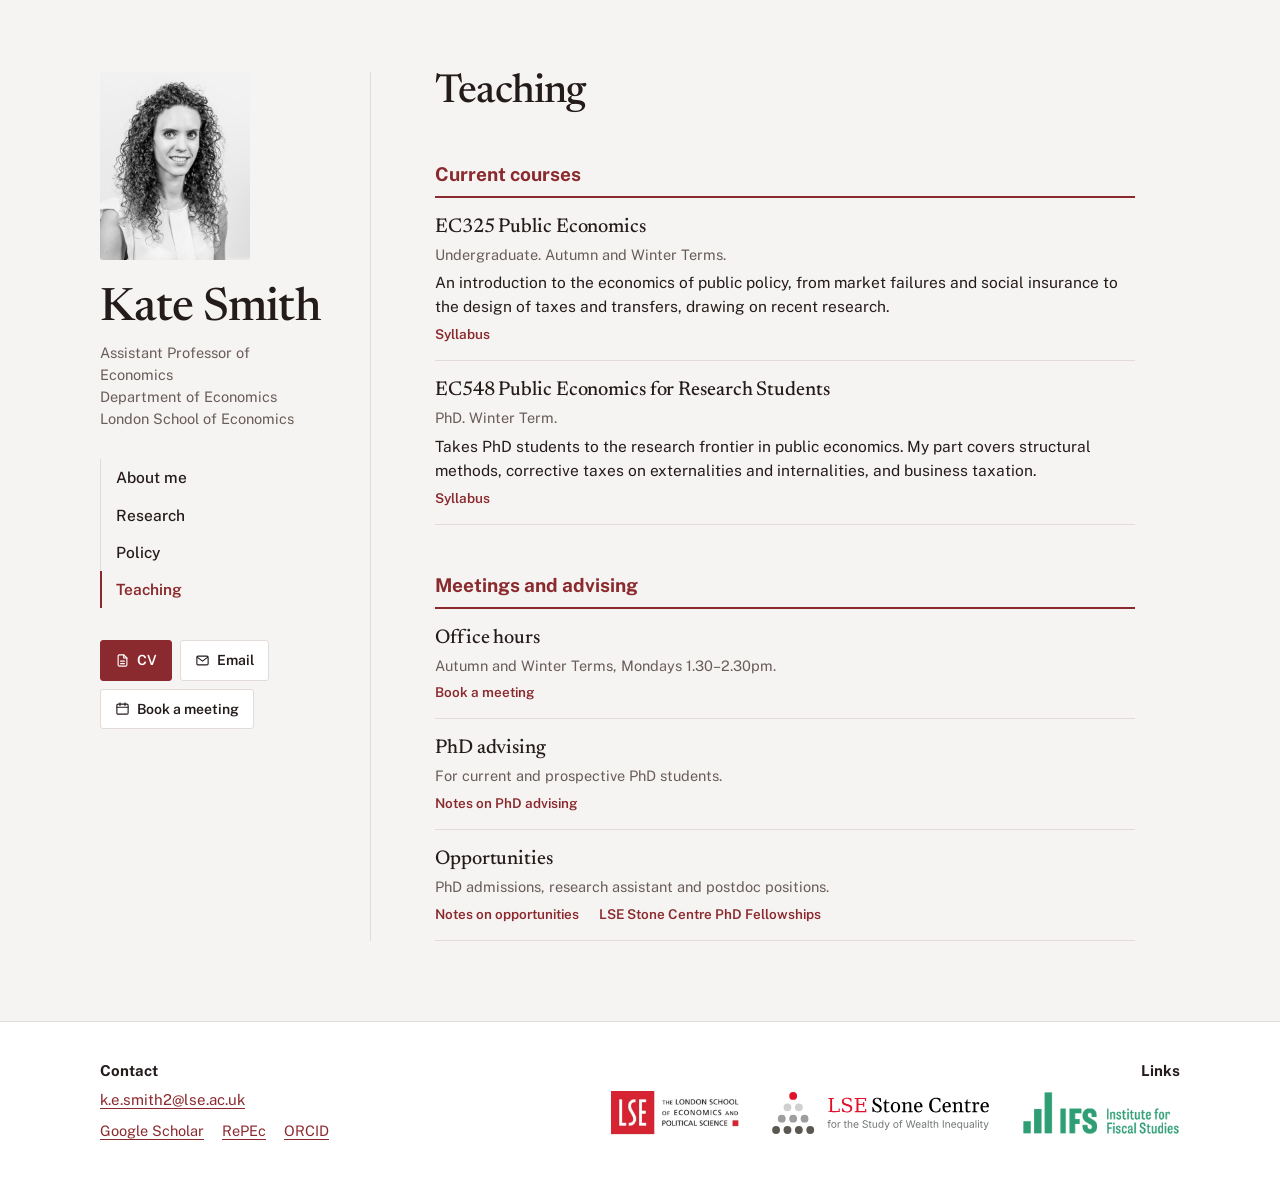
<file: teaching/index.html>
<!DOCTYPE html>
<html lang="en-GB" class="vA"><head>
<meta charset="utf-8">

<meta name="viewport" content="width=device-width, initial-scale=1, viewport-fit=cover">
<title>Teaching | Kate Smith</title>
<meta name="description" content="Courses, office hours and PhD advising with Kate Smith at LSE.">
<meta name="theme-color" content="#F6F4F2">
<link rel="canonical" href="https://katesmith.me/teaching/">
<link rel="icon" href="../favicon.svg" type="image/svg+xml">
<meta property="og:type" content="website">
<meta property="og:site_name" content="Kate Smith">
<meta property="og:title" content="Teaching | Kate Smith">
<meta property="og:description" content="Courses, office hours and PhD advising with Kate Smith at LSE.">
<meta property="og:url" content="https://katesmith.me/teaching/">
<meta property="og:image" content="https://katesmith.me/wp-content/uploads/2013/09/ifsp_024.jpg">
<meta name="twitter:card" content="summary">
<link rel="stylesheet" href="../assets/site.css">
<link rel="preconnect" href="https://fonts.googleapis.com">
<link rel="preconnect" href="https://fonts.gstatic.com" crossorigin="">
<link href="https://fonts.googleapis.com/css2?family=Newsreader:ital,opsz,wght@0,6..72,400;0,6..72,500;1,6..72,400&amp;family=Public+Sans:ital,wght@0,400;0,500;0,600;0,700;1,400&amp;display=swap" rel="stylesheet">

</head>
<body>

<div id="app"><div class="va page-teaching">
  <aside class="va-side">
    <img class="va-portrait" src="../wp-content/uploads/2013/09/ifsp_024.jpg" alt="Kate Smith">
    <p class="va-name"><a href="../">Kate Smith</a></p>
    <p class="va-role">Assistant Professor of Economics<br>Department of Economics<br>London School of Economics</p>
    <nav class="va-nav" aria-label="Site">
      <a href="../" data-page="home">About me</a><a href="../research/" data-page="research">Research</a><a href="../policy/" data-page="policy">Policy</a><a href="../teaching/" data-page="teaching" aria-current="page">Teaching</a>
    </nav>
    <div class="va-actions">
      <a class="va-btn primary" href="https://www.dropbox.com/scl/fi/2sx51ne8oxvomlgno3qdt/CV_KSmith.pdf?rlkey=33ikx7h8c22lcuieb03z72zxr&amp;st=sshk4lo8&amp;dl=0" target="_blank" rel="noopener"><svg viewBox="0 0 24 24" aria-hidden="true"><path d="M14 3H7a2 2 0 0 0-2 2v14a2 2 0 0 0 2 2h10a2 2 0 0 0 2-2V8z"></path><path d="M14 3v5h5M9 13h6M9 17h6"></path></svg>CV</a>
      <a class="va-btn" href="mailto:k.e.smith2@lse.ac.uk"><svg viewBox="0 0 24 24" aria-hidden="true"><rect x="3" y="5" width="18" height="14" rx="2"></rect><path d="m4 7 8 6 8-6"></path></svg>Email</a>
      <a class="va-btn" href="https://calendly.com/katesmith_meetings" target="_blank" rel="noopener"><svg viewBox="0 0 24 24" aria-hidden="true"><rect x="3" y="5" width="18" height="16" rx="2"></rect><path d="M3 10h18M8 3v4M16 3v4"></path></svg>Book a meeting</a>
    </div>
  </aside>
  <main class="va-main" id="main"><h1 class="va-ptitle">Teaching</h1><h3>Current courses</h3><article class="paper" data-tags="">
      <h4 class="p-title">EC325 Public Economics</h4>
      <p class="p-meta">Undergraduate. Autumn and Winter Terms.</p>
      
      <p class="p-desc">An introduction to the economics of public policy, from market failures and social insurance to the design of taxes and transfers, drawing on recent research.</p>
      <div class="p-actions"><a class="p-act" href="../wp-content/uploads/2025/04/syllabus-ec325-2024-2025.pdf" target="_blank" rel="noopener">Syllabus</a></div>
      
  </article><article class="paper" data-tags="">
      <h4 class="p-title">EC548 Public Economics for Research Students</h4>
      <p class="p-meta">PhD. Winter Term.</p>
      
      <p class="p-desc">Takes PhD students to the research frontier in public economics. My part covers structural methods, corrective taxes on externalities and internalities, and business taxation.</p>
      <div class="p-actions"><a class="p-act" href="../wp-content/uploads/2025/04/syllabus-ec548-2024-2025-final.pdf" target="_blank" rel="noopener">Syllabus</a></div>
      
  </article>
    <h3>Meetings and advising</h3><article class="paper" data-tags="">
      <h4 class="p-title">Office hours</h4>
      <p class="p-meta">Autumn and Winter Terms, Mondays 1.30–2.30pm.</p>
      
      
      <div class="p-actions"><a class="p-act" href="https://calendly.com/katesmith_meetings" target="_blank" rel="noopener">Book a meeting</a></div>
      
  </article><article class="paper" data-tags="">
      <h4 class="p-title">PhD advising</h4>
      <p class="p-meta">For current and prospective PhD students.</p>
      
      
      <div class="p-actions"><a class="p-act" href="../wp-content/uploads/2025/04/notesonadvising.pdf" target="_blank" rel="noopener">Notes on PhD advising</a></div>
      
  </article><article class="paper" data-tags="">
      <h4 class="p-title">Opportunities</h4>
      <p class="p-meta">PhD admissions, research assistant and postdoc positions.</p>
      
      
      <div class="p-actions"><a class="p-act" href="../wp-content/uploads/2025/04/notesonopportunities.pdf" target="_blank" rel="noopener">Notes on opportunities</a><a class="p-act" href="https://www.stone-centre-lse.com/" target="_blank" rel="noopener">LSE Stone Centre PhD Fellowships</a></div>
      
  </article></main>
</div>
<footer class="foot"><div class="foot-in">
  <div class="foot-contact">
    <h2 class="foot-h">Contact</h2>
    <p><a href="mailto:k.e.smith2@lse.ac.uk">k.e.smith2@lse.ac.uk</a></p>
    <ul class="foot-profiles"><li><a href="https://scholar.google.com/citations?user=Jk-JDFUAAAAJ&amp;hl=en" target="_blank" rel="noopener">Google Scholar</a></li><li><a href="https://ideas.repec.org/e/psm177.html" target="_blank" rel="noopener">RePEc</a></li><li><a href="https://orcid.org/0000-0003-3229-0439" target="_blank" rel="noopener">ORCID</a></li></ul>
  </div>
  <div class="foot-links">
    <h2 class="foot-h">Links</h2>
    <ul class="foot-logos"><li><a href="https://www.lse.ac.uk/economics" aria-label="London School of Economics" target="_blank" rel="noopener"><img src="../logos/lse.jpg" alt="London School of Economics"></a></li><li><a href="https://www.stone-centre-lse.com/" aria-label="LSE Stone Centre" target="_blank" rel="noopener"><img src="../logos/stone-centre.svg" alt="LSE Stone Centre"></a></li><li><a href="https://ifs.org.uk/people/kate-smith" aria-label="Institute for Fiscal Studies" target="_blank" rel="noopener"><img src="../logos/ifs.png" alt="Institute for Fiscal Studies"></a></li></ul>
  </div>
</div></footer></div>






<script src="../assets/site.js" defer></script>
</body></html>
</file>
<file: assets/site.css>
:root{
  --bg:#F6F4F2; --panel:#FFFFFF; --ink:#241B1B; --muted:#695C5A; --rule:#E2DBD7; --accent:#8B2A2E; --link:#8B2A2E; --soft:#F1E3E2; --on:#FFFFFF;
  --f-head:"Newsreader",Georgia,serif; --f-body:"Public Sans",system-ui,sans-serif; --f-ui:"Public Sans",system-ui,sans-serif;
  --hw:500; --tw:500; --hs:1; --bs:16.5px; --blh:1.62;
  box-sizing:border-box;padding-top:env(safe-area-inset-top,0px);padding-bottom:env(safe-area-inset-bottom,0px);background:var(--bg)
}
html{scroll-padding-top:env(safe-area-inset-top,0px)}
*,*::before,*::after{box-sizing:inherit}
body{margin:0;background:var(--bg);color:var(--ink);-webkit-font-smoothing:antialiased;text-rendering:optimizeLegibility}
img,svg{max-width:100%}
[hidden]{display:none!important}
ul{padding:0;margin:0;list-style:none}
details>summary{list-style:none;cursor:pointer}
details>summary::-webkit-details-marker{display:none}
.p-gutter{display:none}

/* ---------- Layout: centred column with sidebar ---------- */
.va{max-width:1160px;margin:0 auto;display:grid;grid-template-columns:270px minmax(0,1fr);padding:72px 40px 80px;font-family:var(--f-body);font-size:var(--bs);line-height:var(--blh);color:var(--ink)}
.va a{color:var(--link);text-decoration-thickness:1px;text-underline-offset:3px}
.va a:hover{text-decoration-thickness:2px}
.va :focus-visible{outline:2px solid var(--accent);outline-offset:2px;border-radius:2px}
.va-side{align-self:start;padding-right:48px;font-family:var(--f-ui)}
@media (min-width:901px) and (min-height:860px){.va-side{position:sticky;top:calc(56px + env(safe-area-inset-top,0px))}}
.va-portrait{width:150px;aspect-ratio:4/5;border-radius:3px;background:var(--soft);display:block;object-fit:cover;object-position:center top;margin-bottom:26px}
.va-name{font-family:var(--f-head);font-weight:var(--hw);font-size:calc(46px * var(--hs));line-height:1.02;letter-spacing:-.015em;margin:0 0 10px}
.va-name a{color:var(--ink)!important;text-decoration:none!important}
.va-role{margin:0 0 30px;color:var(--muted);font-size:14.5px;line-height:1.5}
.va-nav{display:flex;flex-direction:column;margin-bottom:32px;border-left:1px solid var(--rule)}
.va-nav a{color:var(--ink);text-decoration:none;padding:6px 0 6px 14px;margin-left:-1px;border-left:2px solid transparent;font-weight:500;font-size:15.5px}
.va-nav a:hover{color:var(--link)}
.va-nav a[aria-current="page"]{color:var(--accent);border-left-color:var(--accent);font-weight:600}
.va-actions{display:flex;flex-wrap:wrap;gap:8px;margin-bottom:28px}
.va-btn{display:inline-flex;align-items:center;gap:7px;font-size:14px;font-weight:600;padding:8px 14px;border-radius:3px;border:1px solid var(--rule);color:var(--ink)!important;text-decoration:none!important;background:var(--panel)}
.va-btn.primary{background:var(--accent);border-color:var(--accent);color:var(--on)!important}
.va-btn:hover{border-color:var(--accent)}
.va-btn svg{width:15px;height:15px;flex:none;fill:none;stroke:currentColor;stroke-width:1.8;stroke-linecap:round;stroke-linejoin:round}
.va-profiles{font-size:14px;color:var(--muted)}
.va-profiles ul{display:flex;flex-wrap:wrap;gap:4px 14px}
.va-main{min-width:0;padding-left:64px;border-left:1px solid var(--rule)}
.va-main>*{max-width:700px}
.va .va-main:focus,.va .va-main:focus-visible{outline:none}
.va-ptitle{font-family:var(--f-head);font-weight:var(--hw);font-size:calc(40px * var(--hs));line-height:1.05;letter-spacing:-.02em;margin:0 0 30px}
.va-main section+section{margin-top:56px}
.va-main h2,.va-main h3{font-family:var(--f-ui);font-weight:700;font-size:19px;line-height:1.3;letter-spacing:0;color:var(--accent);margin:0 0 4px;padding-bottom:9px;border-bottom:2px solid var(--accent)}
.va-main h3{margin:48px 0 0}
.va-topics+.va-papers>.rgroup:first-child>h3{margin-top:36px}
.va-recent .paper:last-of-type{border-bottom:0}
.va-main p{margin:0 0 14px}
.va-lead{font-family:var(--f-head);font-size:calc(22px * var(--hs));line-height:1.45}
.va-news li{display:grid;grid-template-columns:8.5rem 1fr;gap:16px;padding:11px 0;border-bottom:1px solid var(--rule)}
.va-news .d{font-family:var(--f-ui);color:var(--muted);font-size:13.5px;padding-top:2px}
.va-more{margin-top:28px}
.va-btn-outline{display:inline-flex;align-items:center;gap:6px;font-family:var(--f-ui);font-size:17px;font-weight:500;color:var(--accent)!important;text-decoration:none!important}
.va-btn-outline:hover{text-decoration:underline!important;text-underline-offset:4px}
.va-btn-outline .arr{transition:transform .15s}
.va-btn-outline:hover .arr{transform:translateX(3px)}
@media (prefers-reduced-motion: reduce){.va-btn-outline .arr{transition:none}}
.va-affil{display:grid;grid-template-columns:repeat(3,minmax(0,1fr));gap:14px;margin-top:16px}
.va-affil a{display:flex;flex-direction:column;align-items:center;justify-content:space-between;gap:12px;height:100%;padding:20px 14px 14px;background:var(--panel);border:1px solid var(--rule);border-radius:4px;text-decoration:none!important;text-align:center}
.va-affil a:hover{border-color:var(--accent)}
.va-affil .logo{height:56px;display:flex;align-items:center;justify-content:center;width:100%}
.va-affil img{max-height:56px;max-width:100%;object-fit:contain}
.va-affil .aff-text{font-family:var(--f-head);font-size:19px;line-height:1.2;color:var(--ink)}
.va-affil .r{font-family:var(--f-ui);color:var(--muted);font-size:13.5px}
.va-topics{display:flex;align-items:flex-start;gap:14px;margin:0 0 6px}
.va-topics-label{font-family:var(--f-ui);font-size:14px;font-weight:600;color:var(--muted);padding-top:7px;flex:none}
@media (max-width:560px){.va-affil{grid-template-columns:1fr}.va-topics{flex-direction:column;gap:8px}.va-topics-label{padding-top:0}}
.va-chips{display:flex;flex-wrap:wrap;gap:8px}
.va-chips button{font:500 14px/1 var(--f-ui);padding:8px 13px;border-radius:999px;border:1px solid var(--rule);background:var(--panel);color:var(--ink);cursor:pointer}
.va-chips button:hover{border-color:var(--accent)}
.va-chips button[aria-pressed="true"]{background:var(--accent);border-color:var(--accent);color:var(--on)}
.va-chips button .n{opacity:.7;margin-left:5px}
.va .paper{padding:16px 0;border-bottom:1px solid var(--rule)}
.va .p-title{font-family:var(--f-head);font-weight:var(--tw);font-size:calc(20px * var(--hs));line-height:1.3;letter-spacing:-.005em;margin:0 0 4px}
.va .p-title a{color:var(--ink);text-decoration:none}
.va .p-title a:hover{color:var(--link);text-decoration:underline}
.va .p-note{font-style:italic}
.va .lede{color:var(--muted)}
.va .p-meta,.va .p-note{font-family:var(--f-ui);font-size:14.5px;line-height:1.5;color:var(--muted);margin:0}
.va .p-note{margin-top:2px}
.va .p-actions{display:flex;flex-wrap:wrap;gap:4px 20px;margin-top:7px}
.va .p-act{display:inline-flex;align-items:center;gap:6px;font:600 13.5px/1.4 var(--f-ui);color:var(--link)!important;background:none;border:0;border-radius:0;padding:0;text-decoration:none!important;cursor:pointer}
.va .p-act:hover{text-decoration:underline!important;text-underline-offset:3px}
.va .p-act .chev{width:6px;height:6px;border-right:1.5px solid currentColor;border-bottom:1.5px solid currentColor;transform:translateY(-2px) rotate(45deg);transition:transform .15s}
.va .p-act[aria-expanded="true"] .chev{transform:translateY(1px) rotate(-135deg)}
@media (prefers-reduced-motion: reduce){.va .p-act .chev{transition:none}}
.va .p-panel{margin-top:8px;padding-left:16px;border-left:2px solid var(--soft)}
.va .p-panel p{margin:0}
.va .p-press{display:flex;flex-wrap:wrap;gap:4px 20px;font-family:var(--f-ui);font-size:14.5px}
.va .p-desc{margin:5px 0 0;font-size:15.5px;line-height:1.55}
.va .va-quals{margin-top:22px;color:var(--muted);font-size:15px}
.va .pl-meta{font-family:var(--f-ui);color:var(--muted);font-size:14.5px}
.foot{background:var(--panel);border-top:1px solid var(--rule);font-family:var(--f-ui)}
.foot-in{max-width:1160px;margin:0 auto;padding:40px 40px 48px;display:grid;grid-template-columns:1fr auto;gap:32px 48px;align-items:start}
.foot-h{font-size:15px;font-weight:700;color:var(--ink);margin:0 0 12px}
.foot-contact p{margin:0 0 6px;font-size:15px}
.foot-profiles{display:flex;flex-wrap:wrap;gap:4px 18px;margin-top:14px;font-size:14.5px}
.foot a{color:var(--link);text-underline-offset:3px}
.foot :focus-visible{outline:2px solid var(--accent);outline-offset:3px}
.foot-links{text-align:right}
.foot-logos{display:flex;flex-wrap:wrap;justify-content:flex-end;align-items:center;gap:16px 32px}
.foot-logos a{display:flex;align-items:center;height:44px;text-decoration:none}
.foot-logos img{max-height:44px;max-width:220px;object-fit:contain}
.foot-logos .aff-text{font-family:var(--f-head);font-size:18px;color:var(--ink)}
@media (max-width:900px){.foot-in{grid-template-columns:1fr;padding:32px 22px calc(40px + env(safe-area-inset-bottom,0px))}.foot-links{text-align:left}.foot-logos{justify-content:flex-start}}
@media (max-width:900px){
  .va{grid-template-columns:1fr;padding:0 0 56px}
  .va-side{position:static;padding:28px 22px 22px;border-bottom:1px solid var(--rule);display:grid;grid-template-columns:96px 1fr;column-gap:20px}
  .va-portrait{width:96px;grid-row:span 2;margin:0}
  .va-name{align-self:end;font-size:calc(34px * var(--hs))}
  .va-role{margin:0}
  .va-nav,.va-actions,.va-profiles{grid-column:1/-1}
  .va-side{padding-bottom:0}
  .va-actions{order:1;margin:18px 0 0;gap:6px}
  .va-btn{padding:8px 11px;font-size:13.5px;white-space:nowrap}
  .va-btn svg{width:14px;height:14px}
  .va-nav{order:2;flex-direction:row;gap:0 24px;margin:16px 0 -1px;border-left:0;overflow-x:auto;scrollbar-width:none}
  .va-nav a{padding:12px 0 11px;margin:0;border-left:0;border-bottom:2px solid transparent;white-space:nowrap}
  .va-nav a[aria-current="page"]{border-bottom-color:var(--accent)}
  .va-main{padding:32px 22px 0;border-left:0}
  .va-ptitle{font-size:calc(30px * var(--hs))}
  .va-news li{grid-template-columns:1fr;gap:2px}
  .va:not(.page-home) .va-portrait,.va:not(.page-home) .va-actions,.va:not(.page-home) .va-profiles,.va:not(.page-home) .va-role{display:none}
  .va:not(.page-home) .va-side{grid-template-columns:1fr;padding-top:22px}
  .va:not(.page-home) .va-nav{margin-top:8px}
}
</file>
